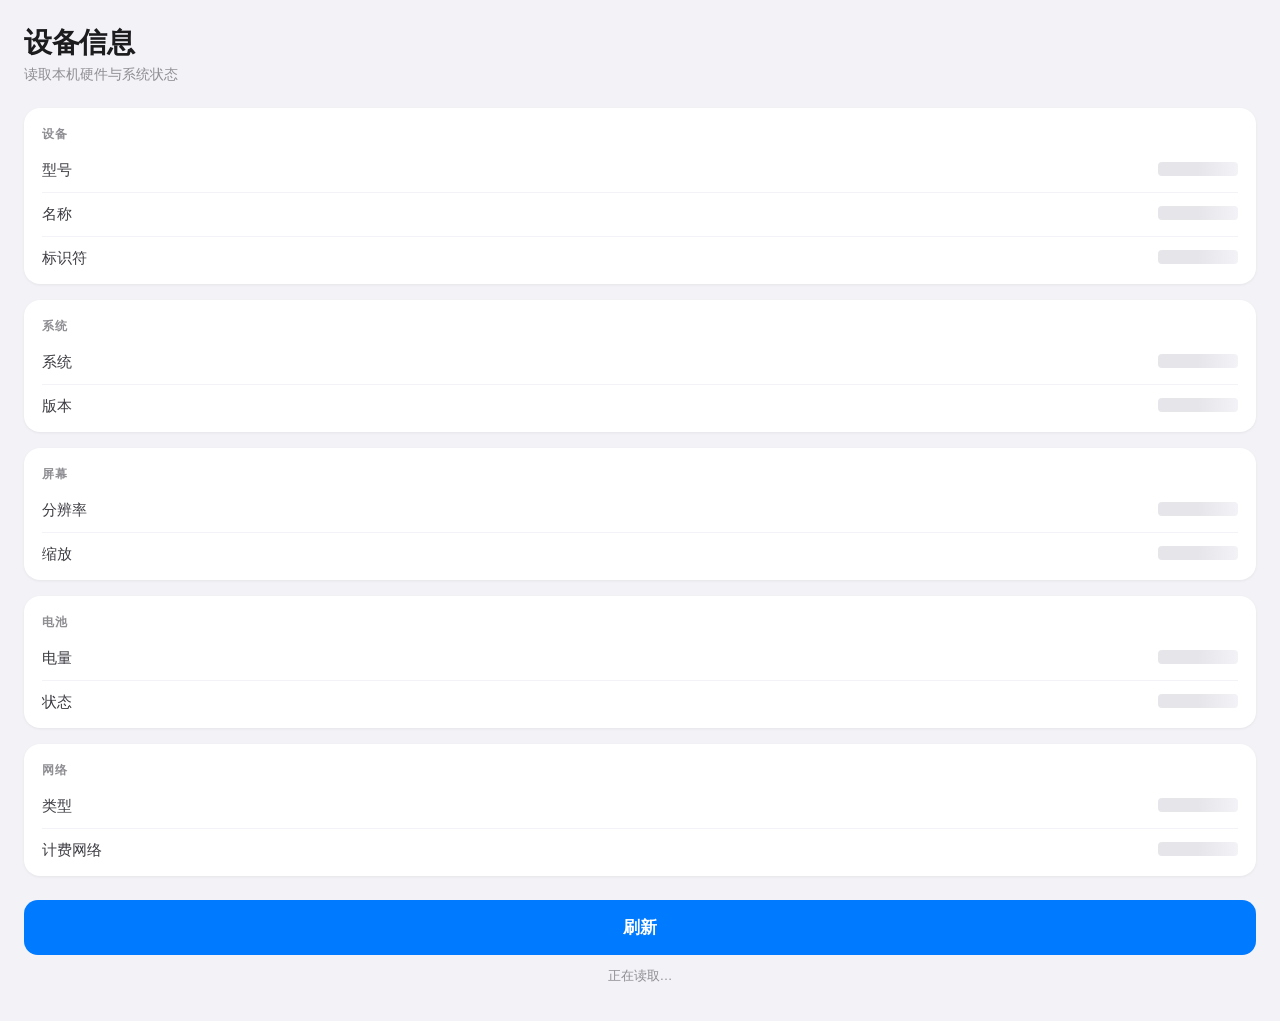
<file: DemoApps/device-info/index.html>
<!DOCTYPE html>
<html lang="zh-CN">
<head>
<meta charset="utf-8">
<meta name="viewport" content="width=device-width,initial-scale=1,viewport-fit=cover">
<title>设备信息</title>
<style>
*{box-sizing:border-box;-webkit-tap-highlight-color:transparent}
body{
  margin:0;padding:24px;
  font-family:-apple-system,"SF Pro Text",sans-serif;
  background:#f2f2f7;color:#1c1c1e;
  min-height:100vh;
}
@media (prefers-color-scheme:dark){
  body{background:#000;color:#f2f2f7}
  .card{background:#1c1c1e!important}
  .row{border-color:#2c2c2e!important}
  .label{color:#8e8e93!important}
}
h1{
  font-size:28px;font-weight:700;margin:0 0 4px;
  letter-spacing:-0.5px;
}
.sub{font-size:14px;color:#8e8e93;margin:0 0 24px}
.card{
  background:#fff;border-radius:16px;padding:4px 18px;margin-bottom:16px;
  box-shadow:0 1px 3px rgba(0,0,0,.06);
}
.card-title{
  font-size:12px;font-weight:600;color:#8e8e93;
  text-transform:uppercase;letter-spacing:.5px;
  padding:14px 0 6px;
}
.row{
  display:flex;justify-content:space-between;align-items:center;
  padding:12px 0;border-bottom:1px solid #f2f2f7;
}
.row:last-child{border-bottom:none}
.label{font-size:15px;color:#3c3c43}
.value{font-size:15px;font-weight:500;text-align:right;max-width:55%;word-break:break-all}
button{
  width:100%;padding:16px;font-size:17px;font-weight:600;
  border:none;border-radius:14px;background:#007aff;color:#fff;
  margin-top:8px;cursor:pointer;
}
button:active{opacity:.7}
#status{
  text-align:center;font-size:13px;color:#8e8e93;
  padding:12px 0;min-height:20px;
}
.badge{
  display:inline-block;padding:2px 8px;border-radius:6px;
  font-size:12px;font-weight:600;
}
.badge-ok{background:#34c75922;color:#248a3d}
.badge-warn{background:#ff950022;color:#c93400}
.skeleton{
  display:inline-block;width:80px;height:14px;border-radius:4px;
  background:linear-gradient(90deg,#e5e5ea 25%,#f2f2f7 50%,#e5e5ea 75%);
  background-size:200% 100%;animation:shimmer 1.2s infinite;
}
@keyframes shimmer{0%{background-position:200% 0}100%{background-position:-200% 0}}
</style>
</head>
<body>

<h1>设备信息</h1>
<p class="sub">读取本机硬件与系统状态</p>

<div class="card">
  <div class="card-title">设备</div>
  <div class="row"><span class="label">型号</span><span class="value" id="model"><span class="skeleton"></span></span></div>
  <div class="row"><span class="label">名称</span><span class="value" id="name"><span class="skeleton"></span></span></div>
  <div class="row"><span class="label">标识符</span><span class="value" id="vendor"><span class="skeleton"></span></span></div>
</div>

<div class="card">
  <div class="card-title">系统</div>
  <div class="row"><span class="label">系统</span><span class="value" id="os"><span class="skeleton"></span></span></div>
  <div class="row"><span class="label">版本</span><span class="value" id="version"><span class="skeleton"></span></span></div>
</div>

<div class="card">
  <div class="card-title">屏幕</div>
  <div class="row"><span class="label">分辨率</span><span class="value" id="screen"><span class="skeleton"></span></span></div>
  <div class="row"><span class="label">缩放</span><span class="value" id="scale"><span class="skeleton"></span></span></div>
</div>

<div class="card">
  <div class="card-title">电池</div>
  <div class="row"><span class="label">电量</span><span class="value" id="battery"><span class="skeleton"></span></span></div>
  <div class="row"><span class="label">状态</span><span class="value" id="batteryState"><span class="skeleton"></span></span></div>
</div>

<div class="card">
  <div class="card-title">网络</div>
  <div class="row"><span class="label">类型</span><span class="value" id="network"><span class="skeleton"></span></span></div>
  <div class="row"><span class="label">计费网络</span><span class="value" id="expensive"><span class="skeleton"></span></span></div>
</div>

<button onclick="loadAll()">刷新</button>
<div id="status"></div>

<script>
var $ = function(id){ return document.getElementById(id); };

function set(id, text) {
  $(id).textContent = text;
}

function fmtBatteryState(s) {
  var map = { charging:'充电中', full:'已充满', unplugged:'使用电池', unknown:'未知' };
  return map[s] || s;
}

function fmtNetwork(s) {
  var map = { wifi:'Wi-Fi', cellular:'蜂窝网络', ethernet:'有线', offline:'离线', other:'其他', unknown:'未知' };
  return map[s] || s;
}

function loadAll() {
  $('status').textContent = '正在读取…';

  wx.getSystemInfo({}).then(function(d) {
    set('model', d.model || '—');
    set('name', d.name || '—');
    var vid = d.vendorId || d.identifierForVendor || '';
    set('vendor', vid ? vid.slice(0, 18) + '…' : '—');
    set('os', d.systemName || '—');
    set('version', d.systemVersion || '—');
    var w = d.screenWidth, h = d.screenHeight;
    set('screen', (w && h) ? (w + ' × ' + h) : '—');
    set('scale', d.scale ? ('@' + d.scale + 'x') : '—');
  }).catch(function(e) {
    $('status').textContent = '设备信息读取失败：' + (e && e.code ? e.code : e);
  });

  wx.getBattery({}).then(function(d) {
    var lvl = Math.round((d.level || 0) * 100);
    set('battery', lvl + '%');
    set('batteryState', fmtBatteryState(d.state));
  }).catch(function() {
    set('battery', '—');
    set('batteryState', '—');
  });

  wx.getNetwork({}).then(function(d) {
    set('network', fmtNetwork(d.status));
    set('expensive', d.expensive ? '是' : '否');
  }).catch(function() {
    set('network', '—');
    set('expensive', '—');
  });

  setTimeout(function() {
    $('status').textContent = '读取完成';
  }, 800);
}

loadAll();
</script>
</body>
</html>
</file>
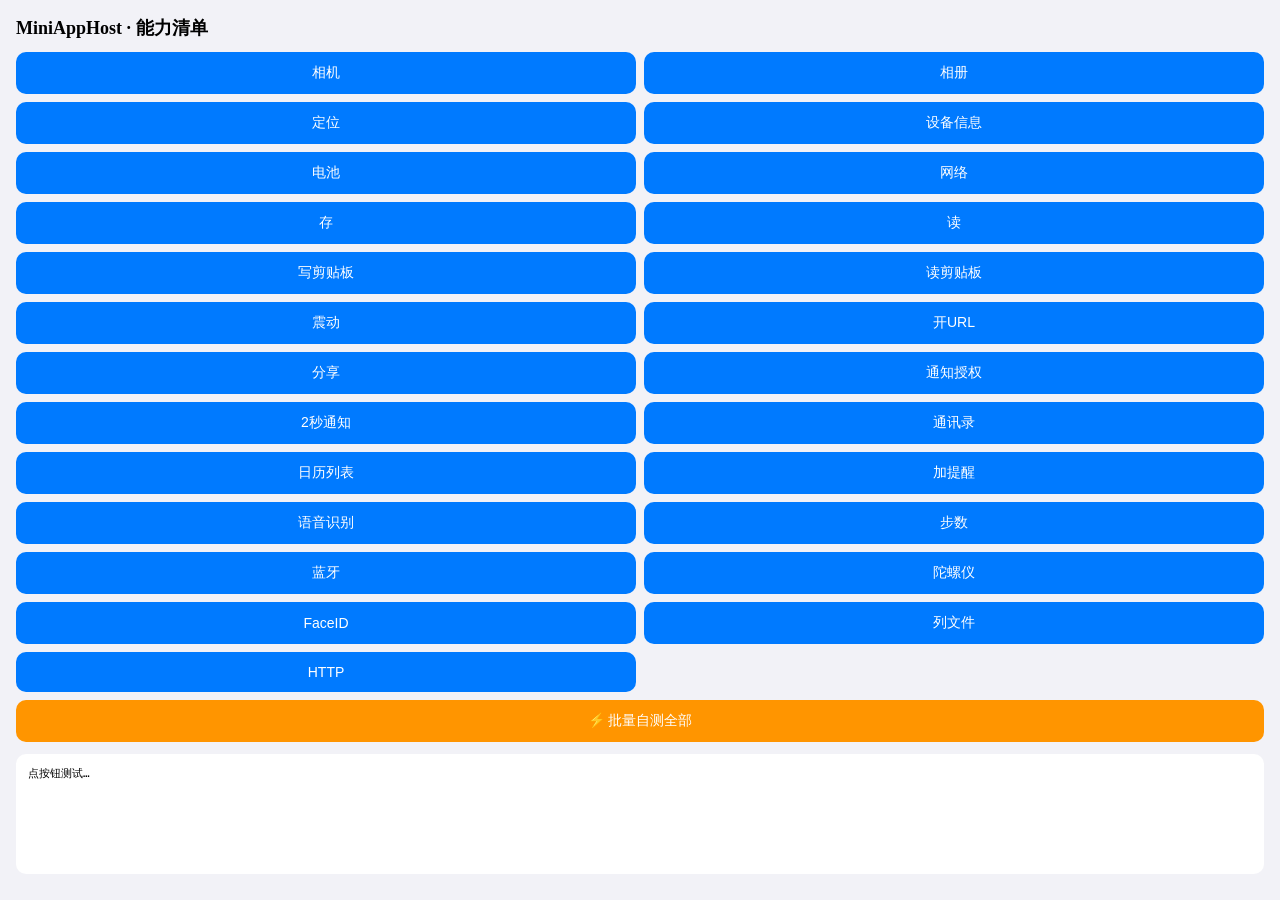
<file: HostApp/App/index.html>
<!DOCTYPE html>
<html lang="zh-CN">
<head>
<meta charset="utf-8">
<meta name="viewport" content="width=device-width,initial-scale=1">
<title>Demo</title>
<style>
*{box-sizing:border-box}
body{font-family:-apple-system;margin:0;padding:16px;background:#f2f2f7}
h1{font-size:18px;margin:0 0 12px}
.grid{display:grid;grid-template-columns:1fr 1fr;gap:8px}
button{padding:12px;font-size:14px;border:none;border-radius:10px;background:#007aff;color:#fff;font-weight:500}
button:active{opacity:.7}
#batch{width:100%;margin-top:8px;background:#ff9500}
#log{background:#fff;border-radius:10px;padding:12px;font-family:ui-monospace,monospace;font-size:11px;white-space:pre-wrap;word-break:break-all;margin-top:12px;min-height:120px;max-height:50vh;overflow:auto}
</style>
</head>
<body>
<h1>MiniAppHost · 能力清单</h1>
<div class="grid">
<button onclick="t('camera','chooseImage',{count:1})">相机</button>
<button onclick="t('photo','chooseMedia',{count:1})">相册</button>
<button onclick="t('location','getCurrent',{})">定位</button>
<button onclick="t('deviceInfo','get',{})">设备信息</button>
<button onclick="t('battery','get',{})">电池</button>
<button onclick="t('network','get',{})">网络</button>
<button onclick="t('storage','set',{key:'k',data:'v'})">存</button>
<button onclick="t('storage','get',{key:'k'})">读</button>
<button onclick="t('clipboard','set',{data:'hello'})">写剪贴板</button>
<button onclick="t('clipboard','get',{})">读剪贴板</button>
<button onclick="t('vibrate','short',{})">震动</button>
<button onclick="t('openURL','open',{url:'https://apple.com'})">开URL</button>
<button onclick="t('share','text',{text:'分享内容'})">分享</button>
<button onclick="t('notification','requestPermission',{})">通知授权</button>
<button onclick="t('notification','schedule',{title:'Hi',body:'测试',after:2})">2秒通知</button>
<button onclick="t('contacts','getAll',{})">通讯录</button>
<button onclick="t('calendar','list',{})">日历列表</button>
<button onclick="t('reminder','add',{title:'测试'})">加提醒</button>
<button onclick="t('speech','recognizeOnce',{})">语音识别</button>
<button onclick="t('health','stepCount',{})">步数</button>
<button onclick="t('bluetooth','scan',{})">蓝牙</button>
<button onclick="t('motion','deviceMotion',{})">陀螺仪</button>
<button onclick="t('biometric','authenticate',{reason:'验证'})">FaceID</button>
<button onclick="t('files','list',{})">列文件</button>
<button onclick="t('http','request',{url:'https://httpbin.org/get'})">HTTP</button>
</div>
<button id="batch" onclick="runAll()">⚡ 批量自测全部</button>
<div id="log">点按钮测试…</div>

<script>
var log = document.getElementById('log');
var SEQ = 0;
var PENDING = {};

function invoke(module, method, params) {
  return new Promise(function(resolve, reject) {
    var w = window.webkit && window.webkit.messageHandlers && window.webkit.messageHandlers.bridge;
    if (!w) { reject({code:'bridge_unavailable'}); return; }
    SEQ += 1;
    var id = 'cb_' + SEQ;
    PENDING[id] = { resolve: resolve, reject: reject };
    w.postMessage({ module: module, method: method, params: params || {}, callbackId: id });
  });
}

window.__wxBridgeCallback = function(p) {
  if (!p || !p.callbackId) return;
  var e = PENDING[p.callbackId];
  if (!e) return;
  delete PENDING[p.callbackId];
  if (p.ok) { e.resolve(p.data); } else { e.reject(p.error || {code:'unknown'}); }
};

function t(module, method, params) {
  log.textContent = '→ ' + module + '.' + method;
  invoke(module, method, params).then(function(data) {
    log.textContent = JSON.stringify(data, null, 2);
  }).catch(function(err) {
    log.textContent = JSON.stringify(err, null, 2);
  });
}

var TESTS = [
  ['设备信息','deviceInfo','get',{}],
  ['电池','battery','get',{}],
  ['网络','network','get',{}],
  ['剪贴板写','clipboard','set',{data:'batch'}],
  ['剪贴板读','clipboard','get',{}],
  ['存储写','storage','set',{key:'bk',data:'bv'}],
  ['存储读','storage','get',{key:'bk'}],
  ['文件列','files','list',{}],
  ['文件写','files','write',{name:'t.txt',data:'hi'}],
  ['文件读','files','read',{name:'t.txt'}],
  ['震动','vibrate','short',{}],
  ['HTTP','http','request',{url:'https://httpbin.org/get'}],
  ['陀螺仪','motion','deviceMotion',{}],
  ['蓝牙','bluetooth','scan',{}],
  ['FaceID','biometric','authenticate',{reason:'test'}],
  ['步数','health','stepCount',{}]
];

var R = [];
var I = 0;

function runAll() {
  R = []; I = 0;
  log.textContent = '批量自测中…';
  step();
}

function step() {
  if (I >= TESTS.length) { report(); return; }
  var x = TESTS[I];
  var name = x[0], m = x[1], method = x[2], p = x[3];
  var settled = false;
  var timer = setTimeout(function() {
    if (settled) return;
    settled = true;
    R.push({ name: name, ok: false, info: 'TIMEOUT' });
    I += 1; step();
  }, 4000);

  invoke(m, method, p).then(function(data) {
    if (settled) return;
    settled = true;
    clearTimeout(timer);
    var s = JSON.stringify(data);
    if (s.length > 50) s = s.slice(0, 50) + '...';
    R.push({ name: name, ok: true, info: s });
    I += 1; step();
  }).catch(function(err) {
    if (settled) return;
    settled = true;
    clearTimeout(timer);
    R.push({ name: name, ok: false, info: err && err.code ? err.code : 'ERR' });
    I += 1; step();
  });
}

function report() {
  var okCount = R.filter(function(r) { return r.ok; }).length;
  var out = ['批量结果 ' + okCount + '/' + R.length + ' 成功', ''];
  R.forEach(function(r) {
    out.push((r.ok ? '✓ ' : '✗ ') + r.name + '  ' + r.info);
  });
  log.textContent = out.join('\n');
}
</script>
</body>
</html>
</file>
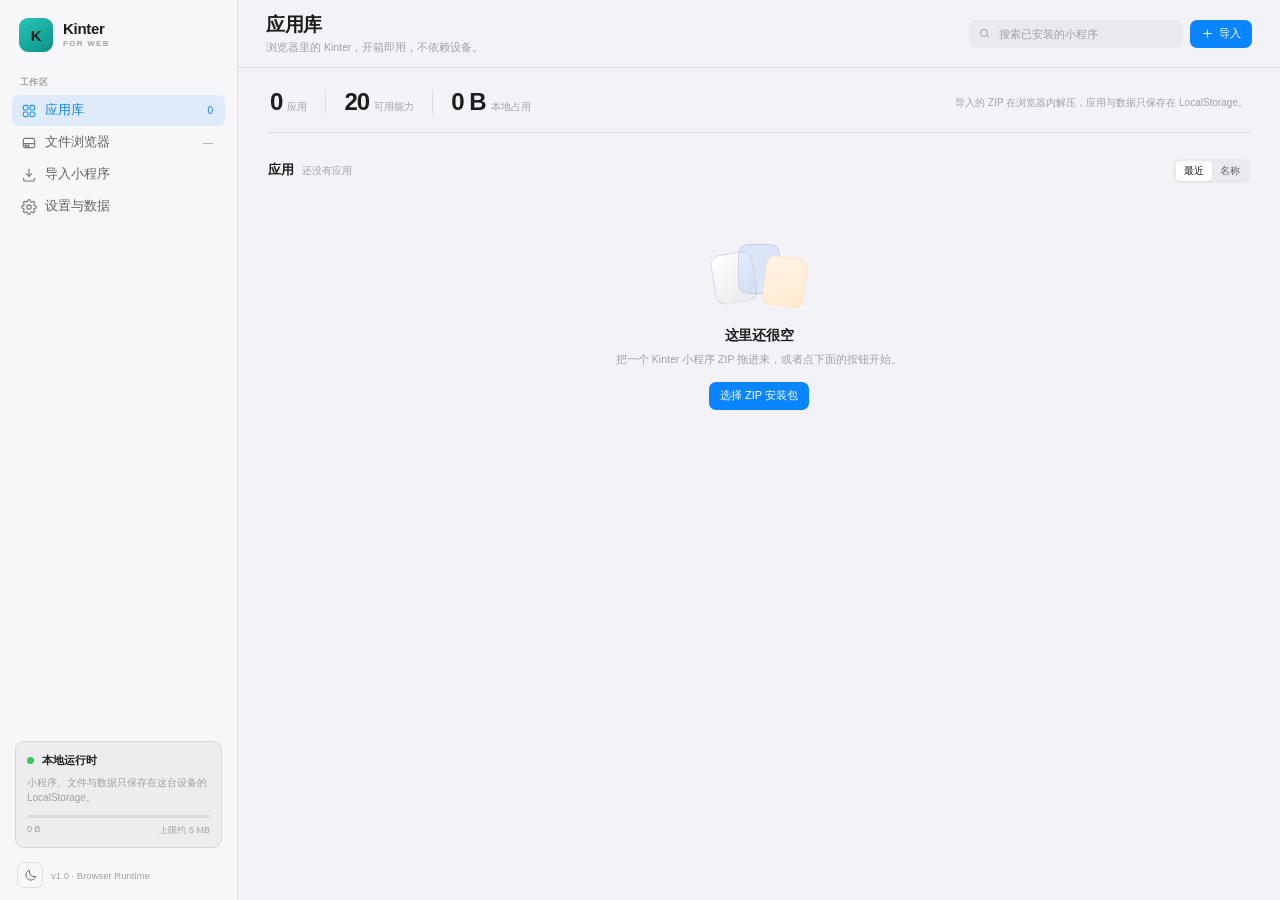
<file: HostApp/Resources/web/kinter-for-web/index.html>
<!doctype html>
<html lang="zh-CN">
<head>
<meta charset="utf-8">
<meta name="viewport" content="width=device-width,initial-scale=1,viewport-fit=cover">
<meta name="theme-color" content="#0f151d">
<title>Kinter for Web</title>
<link rel="icon" href="icon.png">
<link rel="stylesheet" href="app.css?v=20261114b">
</head>
<body>
<div class="shell">
  <aside class="sidebar">
    <div class="brand">
      <div class="brand-mark"><span>K</span><i></i></div>
      <div class="brand-text"><strong>Kinter</strong><span>FOR WEB</span></div>
    </div>

    <div class="side-label">工作区</div>
    <nav class="side-nav">
      <button class="nav-item active" data-nav="apps" title="⌘1 应用库">
        <svg viewBox="0 0 24 24" fill="none" stroke="currentColor" stroke-width="1.7"><rect x="3.5" y="3.5" width="7" height="7" rx="2"/><rect x="13.5" y="3.5" width="7" height="7" rx="2"/><rect x="3.5" y="13.5" width="7" height="7" rx="2"/><rect x="13.5" y="13.5" width="7" height="7" rx="2"/></svg>
        <span>应用库</span><em id="navCount">0</em>
      </button>
      <button class="nav-item" data-nav="disk" title="⌘2 文件浏览器">
        <svg viewBox="0 0 24 24" fill="none" stroke="currentColor" stroke-width="1.7" stroke-linecap="round"><rect x="3.5" y="5" width="17" height="14" rx="2.5"/><path d="M3.5 13h17"/><circle cx="7" cy="16" r="1"/><circle cx="11" cy="16" r="1"/></svg>
        <span>文件浏览器</span><em id="diskCount">—</em>
      </button>
      <button class="nav-item" data-nav="import" title="⌘3 导入小程序">
        <svg viewBox="0 0 24 24" fill="none" stroke="currentColor" stroke-width="1.7" stroke-linecap="round"><path d="M12 3v11"/><path d="m8 10 4 4 4-4"/><path d="M4 17v2a2 2 0 0 0 2 2h12a2 2 0 0 0 2-2v-2"/></svg>
        <span>导入小程序</span>
      </button>
      <button class="nav-item" data-nav="settings" title="⌘4 设置与数据">
        <svg viewBox="0 0 24 24" fill="none" stroke="currentColor" stroke-width="1.7" stroke-linecap="round"><circle cx="12" cy="12" r="3.2"/><path d="M19.4 15a1.7 1.7 0 0 0 .34 1.88l.06.06a2 2 0 1 1-2.83 2.83l-.06-.06a1.7 1.7 0 0 0-1.88-.34 1.7 1.7 0 0 0-1 1.56V21a2 2 0 1 1-4 0v-.09A1.7 1.7 0 0 0 9 19.4a1.7 1.7 0 0 0-1.88.34l-.06.06a2 2 0 1 1-2.83-2.83l.06-.06A1.7 1.7 0 0 0 4.6 15a1.7 1.7 0 0 0-1.56-1H3a2 2 0 1 1 0-4h.09A1.7 1.7 0 0 0 4.6 9a1.7 1.7 0 0 0-.34-1.88l-.06-.06a2 2 0 1 1 2.83-2.83l.06.06A1.7 1.7 0 0 0 9 4.6a1.7 1.7 0 0 0 1-1.56V3a2 2 0 1 1 4 0v.09A1.7 1.7 0 0 0 15 4.6a1.7 1.7 0 0 0 1.88-.34l.06-.06a2 2 0 1 1 2.83 2.83l-.06.06A1.7 1.7 0 0 0 19.4 9a1.7 1.7 0 0 0 1.56 1H21a2 2 0 1 1 0 4h-.09a1.7 1.7 0 0 0-1.51 1z"/></svg>
        <span>设置与数据</span>
      </button>
    </nav>

    <div class="side-card">
      <div class="runtime-row"><span class="pulse"></span><b>本地运行时</b></div>
      <p>小程序、文件与数据只保存在这台设备的 LocalStorage。</p>
      <div class="storage-track"><i id="storageBar"></i></div>
      <div class="storage-meta"><span id="storageText">0 KB</span><span>上限约 5 MB</span></div>
    </div>

    <div class="side-foot">
      <button class="ghost-round" id="themeToggle" title="切换外观">
        <svg viewBox="0 0 24 24" fill="none" stroke="currentColor" stroke-width="1.7"><path d="M20 14.5A8.5 8.5 0 0 1 9.5 4a8.5 8.5 0 1 0 10.5 10.5Z"/></svg>
      </button>
      <span>v1.0 · Browser Runtime</span>
    </div>
  </aside>

  <main class="main">
    <header class="topbar">
      <div class="title-block">
        <h1 id="pageTitle">应用库</h1>
        <p id="pageSub">浏览器里的 Kinter，开箱即用，不依赖设备。</p>
      </div>
      <div class="top-actions">
        <label class="search" title="⌘K 搜索">
          <svg viewBox="0 0 24 24" fill="none" stroke="currentColor" stroke-width="1.8"><circle cx="11" cy="11" r="6.5"/><path d="m16 16 4 4"/></svg>
          <input id="searchInput" placeholder="搜索已安装的小程序" autocomplete="off">
        </label>
        <button class="btn primary" id="importTop" title="⌘I 导入 ZIP">
          <svg viewBox="0 0 24 24" fill="none" stroke="currentColor" stroke-width="2" stroke-linecap="round"><path d="M12 5v14"/><path d="M5 12h14"/></svg>
          导入
        </button>
      </div>
    </header>

    <section class="view" id="viewApps">
      <div class="library-stats">
        <div><strong id="statApps">0</strong><span>应用</span></div>
        <div><strong id="statCaps">0</strong><span>可用能力</span></div>
        <div><strong id="statSize">0 KB</strong><span>本地占用</span></div>
        <p>导入的 ZIP 在浏览器内解压，应用与数据只保存在 LocalStorage。</p>
      </div>

      <div class="section-head">
        <div><h3>应用</h3><span id="appCountText">还没有应用</span></div>
        <div class="segmented" id="sortTabs">
          <button class="active" data-sort="recent">最近</button>
          <button data-sort="name">名称</button>
        </div>
      </div>
      <div class="app-grid" id="appGrid"></div>
      <div class="empty" id="emptyState">
        <div class="empty-art"><span></span><span></span><span></span></div>
        <h4>这里还很空</h4>
        <p>把一个 Kinter 小程序 ZIP 拖进来，或者点下面的按钮开始。</p>
        <button class="btn primary" id="emptyImport">选择 ZIP 安装包</button>
      </div>
    </section>

    <section class="view" id="viewDisk" hidden>
      <div class="disk-hero">
        <div class="disk-id">
          <div class="disk-drive">
            <svg viewBox="0 0 24 24" fill="none" stroke="currentColor" stroke-width="1.6" stroke-linecap="round"><rect x="3.5" y="4.5" width="17" height="15" rx="3"/><path d="M3.5 13h17"/><circle cx="7" cy="16.3" r="1"/><circle cx="11" cy="16.3" r="1"/></svg>
          </div>
          <div><h2>LocalStorage</h2><p>本地磁盘 · 浏览器持久化存储</p></div>
        </div>
        <div class="disk-metrics">
          <div><strong id="diskUsed">0 B</strong><span>已用</span></div>
          <div><strong id="diskFree">0 B</strong><span>可用</span></div>
          <div><strong id="diskFiles">0</strong><span>文件</span></div>
        </div>
        <div class="disk-meter"><i id="diskBar"></i></div>
      </div>

      <div class="disk-browser">
        <aside class="disk-rail">
          <div class="disk-rail-head">位置</div>
          <div class="disk-tree" id="diskTree"></div>
          <div class="disk-rail-foot">约 5 MB 持久化空间</div>
        </aside>
        <section class="disk-pane">
          <div class="disk-pathbar">
            <div class="disk-breadcrumb" id="diskBreadcrumb"></div>
            <div class="disk-search">
              <svg viewBox="0 0 24 24" fill="none" stroke="currentColor" stroke-width="1.8"><circle cx="11" cy="11" r="6.5"/><path d="m16 16 4 4"/></svg>
              <input id="diskSearch" placeholder="搜索整块磁盘" autocomplete="off">
            </div>
            <button class="disk-refresh" id="diskRefresh" title="刷新">
              <svg viewBox="0 0 24 24" fill="none" stroke="currentColor" stroke-width="1.8" stroke-linecap="round"><path d="M20 11a8 8 0 1 0-2 6"/><path d="M20 4v7h-7"/></svg>
            </button>
          </div>
          <div class="disk-head"><span>名称</span><span>类型</span><span>大小</span><span></span></div>
          <div class="disk-list" id="diskList"></div>
          <div class="disk-empty" id="diskEmpty" hidden>
            <div class="disk-empty-icon">◌</div>
            <b>这个文件夹是空的</b>
            <span>应用运行后写入的数据会出现在这里。</span>
          </div>
          <div class="disk-status"><span id="diskStatus">正在读取磁盘…</span><span>LocalStorage · 持久化</span></div>
        </section>
      </div>
    </section>

    <section class="view" id="viewImport" hidden>
      <div class="panel import-panel">
        <div class="panel-head">
          <div><h3>导入小程序</h3><p>支持 manifest.json + 页面/资源，ZIP 会解压后存进 LocalStorage。</p></div>
          <span class="pill">本地解析，不上传</span>
        </div>
        <div class="dropzone" id="dropzone">
          <div class="drop-art">
            <svg viewBox="0 0 24 24" fill="none" stroke="currentColor" stroke-width="1.6" stroke-linecap="round"><path d="M12 16V4"/><path d="m7 9 5-5 5 5"/><path d="M4 15v3a2 2 0 0 0 2 2h12a2 2 0 0 0 2-2v-3"/></svg>
          </div>
          <h4>把 ZIP 拖到这里</h4>
          <p>或者 <button class="text-link" id="pickZip">从电脑选择文件</button></p>
          <input type="file" id="zipInput" accept=".zip,application/zip" hidden>
          <div class="drop-tags"><span>.zip</span><span>manifest.json</span><span>index.html / .ktml</span></div>
        </div>
        <div class="import-preview" id="importPreview" hidden></div>
        <div class="import-log" id="importLog" hidden></div>
      </div>
    </section>

    <section class="view" id="viewSettings" hidden>
      <div class="settings-grid">
        <div class="panel">
          <div class="panel-head"><div><h3>本地存储</h3><p>所有小程序与数据都在 LocalStorage。</p></div></div>
          <div class="storage-big"><strong id="settingsStorage">0 KB</strong><span>已使用 / 约 5 MB</span></div>
          <div class="storage-track big"><i id="settingsStorageBar"></i></div>
          <div class="data-list" id="dataList"></div>
          <div class="panel-actions">
            <button class="btn danger ghost-danger" id="clearAll">清空全部数据</button>
            <button class="btn" id="exportLibrary">导出备份</button>
            <label class="btn" for="importBackup">导入备份</label>
            <input type="file" id="importBackup" accept="application/json,.json" hidden>
          </div>
        </div>

        <div class="panel">
          <div class="panel-head"><div><h3>浏览器权限</h3><p>能给的权限都交给浏览器原生实现。</p></div><button class="btn small" id="refreshPerms">刷新</button></div>
          <div class="perm-list" id="permList"></div>
        </div>

        <div class="panel">
          <div class="panel-head"><div><h3>关于运行时</h3><p>Kinter for Web · 纯浏览器宿主</p></div></div>
          <div class="about-rows">
            <div><span>运行方式</span><b>iframe + wx SDK</b></div>
            <div><span>数据位置</span><b>LocalStorage</b></div>
            <div><span>应用包</span><b>ZIP（本地解压）</b></div>
            <div><span>能力实现</span><b>浏览器原生 API</b></div>
            <div><span>不依赖</span><b>iOS 设备 / 服务器</b></div>
          </div>
          <p class="about-note">导入的小程序代码只在本机运行。来源不明的包仍可能读取你在同一站点下的数据，导入前请确认来源。</p>
        </div>
      </div>
    </section>
  </main>
</div>

<!-- 运行器 -->
<div class="runner" id="runner" hidden>
  <div class="runner-window">
    <div class="runner-bar">
      <div class="runner-lights" aria-hidden="true"><i></i><i></i><i></i></div>
      <button class="runner-back" id="runnerBack">
        <svg viewBox="0 0 24 24" fill="none" stroke="currentColor" stroke-width="2" stroke-linecap="round"><path d="m14 6-6 6 6 6"/></svg>
        返回
      </button>
      <div class="runner-title"><div class="mini-icon" id="runnerIcon">K</div><div><b id="runnerName">小程序</b><span id="runnerMeta">Web Runtime</span></div></div>
      <div class="runner-tools">
        <button class="runner-tool" id="runnerConsoleToggle" title="运行日志 · ⌘L">
          <svg viewBox="0 0 24 24" fill="none" stroke="currentColor" stroke-width="1.8" stroke-linecap="round"><path d="m5 7 5 5-5 5"/><path d="M12 17h7"/></svg>
          <span class="tool-badge" id="consoleBadge" hidden>0</span>
        </button>
        <button class="runner-tool" id="runnerReload" title="重新加载">
          <svg viewBox="0 0 24 24" fill="none" stroke="currentColor" stroke-width="1.8" stroke-linecap="round"><path d="M20 11a8 8 0 1 0-2 6"/><path d="M20 4v7h-7"/></svg>
        </button>
        <button class="runner-tool" id="runnerClose" title="关闭 · Esc">
          <svg viewBox="0 0 24 24" fill="none" stroke="currentColor" stroke-width="2" stroke-linecap="round"><path d="M6 6l12 12"/><path d="M18 6 6 18"/></svg>
        </button>
      </div>
    </div>
    <div class="runner-body"><iframe id="appFrame" title="Kinter 小程序" sandbox="allow-scripts allow-forms allow-modals allow-popups allow-downloads" allow="camera; microphone; geolocation; clipboard-read; clipboard-write; fullscreen"></iframe></div>
    <div class="runner-console" id="runnerConsole" hidden>
      <div class="runner-console-bar">
        <span class="console-dot"></span><b>运行日志</b><span id="consoleCount">0</span>
        <div><button id="clearConsole">清空</button><button id="closeConsole">收起</button></div>
      </div>
      <pre id="consoleOutput">等待小程序输出…</pre>
    </div>
  </div>
</div>

<div class="modal-root" id="modalRoot"></div>
<div class="toast-root" id="toastRoot"></div>

<script src="ktml.js?v=20261114b"></script>
<script src="zip.js?v=20261114b"></script>
<script src="app.js?v=20261114b"></script>
</body>
</html>
</file>
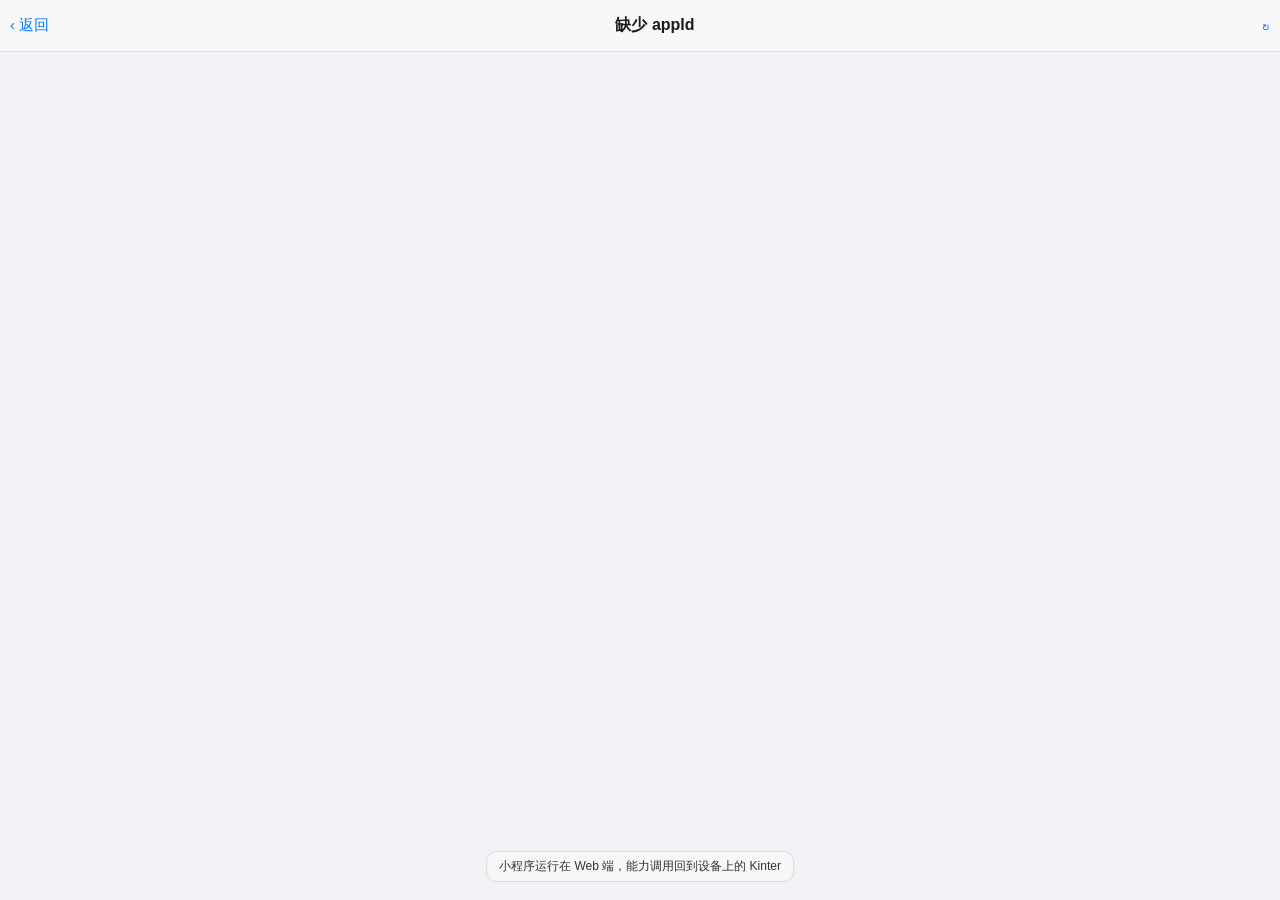
<file: HostApp/Resources/web/runner.html>
<!doctype html>
<html lang="zh-CN">
<head>
<meta charset="utf-8">
<meta name="viewport" content="width=device-width,initial-scale=1,viewport-fit=cover">
<meta name="theme-color" content="#f2f2f7">
<title>运行中 · Kinter</title>
<style>
  :root { --nav-blur: rgba(249,249,249,.84); --sep: rgba(60,60,67,.16); --blue: #007aff; --label: #1c1c1e; --bg: #f2f2f7; }
  @media (prefers-color-scheme: dark) {
    :root { --nav-blur: rgba(28,28,30,.84); --sep: rgba(84,84,88,.5); --blue: #0a84ff; --label: #f2f2f7; --bg: #000; }
  }
  * { box-sizing: border-box; }
  html, body { height: 100%; margin: 0; background: var(--bg); }
  body { font: 15px/1.4 -apple-system, "PingFang SC", sans-serif; color: var(--label); overflow: hidden; }
  .wrap { height: 100%; display: flex; flex-direction: column; }
  .rnav {
    flex: 0 0 auto; display: grid; grid-template-columns: 86px 1fr 56px; align-items: center;
    padding: 8px 6px; padding-top: calc(8px + env(safe-area-inset-top, 0px));
    background: var(--nav-blur);
    -webkit-backdrop-filter: saturate(180%) blur(20px); backdrop-filter: saturate(180%) blur(20px);
    border-bottom: .5px solid var(--sep); position: relative; z-index: 2;
  }
  .rnav button { border: 0; background: transparent; color: var(--blue); font-size: 15px; padding: 8px 4px; cursor: pointer; white-space: nowrap; }
  .rnav .title { text-align: center; font-weight: 600; font-size: 16px; overflow: hidden; text-overflow: ellipsis; white-space: nowrap; }
  .rnav .right { text-align: right; }
  iframe { flex: 1 1 auto; width: 100%; border: 0; background: transparent; }
  .hint { position: fixed; left: 50%; bottom: 18px; transform: translateX(-50%); font-size: 12px; color: var(--label);
    background: var(--nav-blur); border: .5px solid var(--sep); padding: 6px 12px; border-radius: 10px;
    opacity: .9; pointer-events: none; transition: opacity .3s; }
</style>
</head>
<body>
<div class="wrap">
  <div class="rnav">
    <div><button id="back">‹ 返回</button></div>
    <div class="title" id="title">运行中</div>
    <div class="right"><button id="reload">↻</button></div>
  </div>
  <iframe id="frame" allow="camera; microphone; geolocation; clipboard-write"></iframe>
</div>
<div class="hint" id="hint">小程序运行在 Web 端，能力调用回到设备上的 Kinter</div>

<script>
(function () {
  var params = new URLSearchParams(location.search);
  var appId = params.get('appId');
  var name = params.get('name') || appId;
  var startPage = params.get('page') || 'index';

  if (!appId) {
    document.getElementById('title').textContent = '缺少 appId';
    document.getElementById('frame').src = 'about:blank';
    return;
  }

  document.getElementById('title').textContent = name;
  document.title = name + ' · Kinter';

  var frame = document.getElementById('frame');
  // 页面栈只放在父窗口：iframe 每次导航都会换文档，栈放里面会丢
  var stack = [startPage];

  function pageURL(path) {
    if (/^(http|https|about|data):/.test(path)) return path;
    var p = path.replace(/^\/+/, '');
    return '/apps/' + encodeURIComponent(appId) + '/' + p;
  }

  function load(path) {
    frame.src = pageURL(path);
  }

  window.KinterRunner = {
    getStack: function () { return stack.slice(); },
    navigate: function (mode, path) {
      if (!path) return;
      if (mode === 'replace') {
        stack[stack.length - 1] = path;
      } else if (mode === 'relaunch') {
        stack = [path];
      } else {
        stack.push(path);
      }
      load(path);
    },
    back: function (delta) {
      delta = Math.max(1, delta || 1);
      if (stack.length <= 1) {
        location.href = '/';
        return;
      }
      stack.splice(Math.max(1, stack.length - delta), delta);
      load(stack[stack.length - 1] || startPage);
    },
    openApp: function (targetId, targetName) {
      location.href = '/run?appId=' + encodeURIComponent(targetId) +
                      '&name=' + encodeURIComponent(targetName || targetId) +
                      '&page=index';
    }
  };

  document.getElementById('back').addEventListener('click', function () {
    if (stack.length > 1) window.KinterRunner.back(1);
    else location.href = '/';
  });

  document.getElementById('reload').addEventListener('click', function () {
    frame.src = frame.src;
  });

  frame.addEventListener('load', function () {
    var hint = document.getElementById('hint');
    hint.style.opacity = '1';
    setTimeout(function () { hint.style.opacity = '0'; }, 3500);
  });

  load(startPage);

  // 页面里的 bridge 用 postMessage 兜底（同源直调失败时）
  window.addEventListener('message', function (e) {
    var data = e.data;
    if (!data || data.kinter !== true) return;
    if (data.action === 'navigate') window.KinterRunner.navigate(data.mode, data.url);
    if (data.action === 'back') window.KinterRunner.back(data.delta);
    if (data.action === 'openApp') window.KinterRunner.openApp(data.appId, data.name);
    if (data.action === 'title' && data.title) {
      document.getElementById('title').textContent = data.title;
      document.title = data.title + ' · Kinter';
    }
  });
})();
</script>
</body>
</html>
</file>
<file: HostApp/Resources/web/kinter-for-web/app.css>
:root {
  --sidebar: #0d141c;
  --sidebar-2: #111b25;
  --sidebar-text: #eef4f7;
  --sidebar-muted: #7f93a5;
  --bg: #f2f5f7;
  --bg-soft: #e9eef2;
  --card: #ffffff;
  --card-2: #f8fafb;
  --text: #111a22;
  --text-2: #5a6b79;
  --text-3: #8b9aa7;
  --line: rgba(17, 26, 34, .08);
  --line-strong: rgba(17, 26, 34, .14);
  --accent: #10b5a3;
  --accent-2: #0a8f86;
  --accent-soft: rgba(16, 181, 163, .12);
  --amber: #ffb454;
  --danger: #e5534b;
  --shadow: 0 12px 36px rgba(16, 32, 44, .08);
  --shadow-soft: 0 4px 16px rgba(16, 32, 44, .06);
  --radius: 18px;
  --radius-sm: 12px;
  color-scheme: light;
}

body.dark {
  --bg: #0b1117;
  --bg-soft: #0f171f;
  --card: #121c25;
  --card-2: #16222c;
  --text: #edf4f7;
  --text-2: #9db0be;
  --text-3: #6f8291;
  --line: rgba(235, 245, 250, .08);
  --line-strong: rgba(235, 245, 250, .14);
  --shadow: 0 14px 40px rgba(0, 0, 0, .34);
  --shadow-soft: 0 4px 18px rgba(0, 0, 0, .22);
  color-scheme: dark;
}

* { box-sizing: border-box; }
html, body { height: 100%; }
body {
  margin: 0;
  font-family: -apple-system, BlinkMacSystemFont, "SF Pro Text", "Segoe UI", "PingFang SC", "Microsoft YaHei", sans-serif;
  background: var(--bg);
  color: var(--text);
  -webkit-font-smoothing: antialiased;
  text-rendering: optimizeLegibility;
}
button, input, select { font: inherit; color: inherit; }
button { cursor: pointer; }
::selection { background: rgba(16, 181, 163, .28); }

.shell { display: grid; grid-template-columns: 266px minmax(0, 1fr); min-height: 100vh; }

/* ============ 侧栏 ============ */
.sidebar {
  position: sticky; top: 0; height: 100vh;
  display: flex; flex-direction: column;
  padding: 26px 20px 20px;
  background:
    radial-gradient(120% 75% at 0% 0%, rgba(16, 181, 163, .14), transparent 52%),
    radial-gradient(90% 60% at 100% 100%, rgba(255, 180, 84, .08), transparent 55%),
    linear-gradient(180deg, var(--sidebar-2), var(--sidebar));
  color: var(--sidebar-text);
  border-right: 1px solid rgba(255, 255, 255, .04);
  overflow: hidden;
}
.sidebar::after {
  content: ""; position: absolute; inset: 0; pointer-events: none;
  background-image: radial-gradient(rgba(255, 255, 255, .055) 1px, transparent 1px);
  background-size: 22px 22px;
  mask-image: linear-gradient(180deg, rgba(0,0,0,.55), transparent 60%);
}
.brand { display: flex; align-items: center; gap: 12px; position: relative; z-index: 1; }
.brand-mark {
  width: 44px; height: 44px; border-radius: 14px; position: relative;
  display: grid; place-items: center;
  background: linear-gradient(145deg, #18cbb6, #0a8f86 70%);
  box-shadow: 0 10px 24px rgba(10, 143, 134, .35), inset 0 1px 0 rgba(255,255,255,.35);
  font-weight: 800; font-size: 19px; letter-spacing: -.02em;
}
.brand-mark i { position: absolute; width: 9px; height: 9px; border-radius: 50%; right: -2px; top: -2px; background: var(--amber); box-shadow: 0 0 0 3px rgba(255, 180, 84, .18); }
.brand-text { display: flex; flex-direction: column; line-height: 1.1; }
.brand-text strong { font-size: 20px; letter-spacing: -.03em; }
.brand-text span { margin-top: 5px; font-size: 9px; letter-spacing: .22em; color: var(--sidebar-muted); font-weight: 700; }

.side-label { margin: 34px 10px 10px; font-size: 10px; letter-spacing: .18em; color: #647889; font-weight: 700; text-transform: uppercase; position: relative; z-index: 1; }
.side-nav { display: flex; flex-direction: column; gap: 5px; position: relative; z-index: 1; }
.nav-item {
  display: flex; align-items: center; gap: 11px; width: 100%;
  padding: 11px 12px; border: 0; border-radius: 12px;
  background: transparent; color: #a9bac7;
  font-size: 13.5px; font-weight: 500; text-align: left;
  transition: background .18s, color .18s, transform .18s;
}
.nav-item svg { width: 19px; height: 19px; opacity: .9; flex: 0 0 auto; }
.nav-item span { flex: 1; }
.nav-item em { font-style: normal; font-size: 11px; color: #7e92a3; background: rgba(255,255,255,.07); padding: 2px 7px; border-radius: 99px; }
.nav-item:hover { background: rgba(255, 255, 255, .055); color: #eef4f7; }
.nav-item.active { background: linear-gradient(90deg, rgba(16, 181, 163, .18), rgba(16, 181, 163, .06)); color: #fff; box-shadow: inset 2px 0 0 var(--accent); }
.nav-item.active em { color: #cdfff7; background: rgba(16, 181, 163, .2); }

.side-card {
  margin-top: auto; position: relative; z-index: 1;
  padding: 15px 15px 14px; border-radius: 15px;
  background: rgba(255, 255, 255, .045);
  border: 1px solid rgba(255, 255, 255, .07);
  box-shadow: inset 0 1px 0 rgba(255,255,255,.04);
}
.runtime-row { display: flex; align-items: center; gap: 8px; font-size: 12.5px; color: #e7f1f5; }
.pulse { width: 7px; height: 7px; border-radius: 50%; background: var(--accent); box-shadow: 0 0 0 0 rgba(16, 181, 163, .5); animation: pulse 2.1s infinite; }
@keyframes pulse { 0% { box-shadow: 0 0 0 0 rgba(16,181,163,.42); } 70% { box-shadow: 0 0 0 8px rgba(16,181,163,0); } 100% { box-shadow: 0 0 0 0 rgba(16,181,163,0); } }
.side-card p { margin: 9px 0 12px; font-size: 11.5px; line-height: 1.55; color: #8498a8; }
.storage-track { height: 4px; border-radius: 99px; background: rgba(255,255,255,.09); overflow: hidden; }
.storage-track i { display: block; height: 100%; width: 0%; border-radius: inherit; background: linear-gradient(90deg, var(--accent), #55d9cb); transition: width .35s ease; }
.storage-track.big { height: 7px; background: var(--bg-soft); }
.storage-track.big i { background: linear-gradient(90deg, var(--accent), #66e0d1); }
.storage-meta { display: flex; justify-content: space-between; margin-top: 8px; font-size: 10.5px; color: #6f8495; }
.side-foot { display: flex; align-items: center; gap: 10px; padding: 16px 4px 0; position: relative; z-index: 1; color: #617586; font-size: 10.5px; }
.ghost-round { width: 30px; height: 30px; display: grid; place-items: center; border-radius: 9px; border: 1px solid rgba(255,255,255,.08); background: rgba(255,255,255,.04); color: #93a7b6; }
.ghost-round:hover { color: #fff; background: rgba(255,255,255,.08); }
.ghost-round svg { width: 15px; height: 15px; }

/* ============ 主区 ============ */
.main { min-width: 0; padding: 0 42px 64px; background: radial-gradient(100% 60% at 90% 0%, rgba(16,181,163,.06), transparent 55%), var(--bg); }
.topbar { display: flex; align-items: flex-end; justify-content: space-between; gap: 24px; padding: 38px 0 26px; }
.title-block h1 { margin: 0; font-size: 30px; letter-spacing: -.035em; font-weight: 750; }
.title-block p { margin: 7px 0 0; font-size: 13px; color: var(--text-2); }
.top-actions { display: flex; align-items: center; gap: 10px; }
.search { display: flex; align-items: center; gap: 8px; width: 250px; height: 40px; padding: 0 13px; border-radius: 12px; background: var(--card); border: 1px solid var(--line); box-shadow: var(--shadow-soft); transition: border-color .18s, box-shadow .18s; }
.search:focus-within { border-color: rgba(16,181,163,.38); box-shadow: 0 0 0 4px rgba(16,181,163,.08); }
.search svg { width: 16px; height: 16px; color: var(--text-3); flex: 0 0 auto; }
.search input { border: 0; outline: 0; background: transparent; width: 100%; font-size: 12.5px; color: var(--text); }
.search input::placeholder { color: var(--text-3); }

.btn {
  display: inline-flex; align-items: center; justify-content: center; gap: 7px;
  height: 40px; padding: 0 15px; border-radius: 11px; border: 1px solid var(--line-strong);
  background: var(--card); color: var(--text); font-size: 12.5px; font-weight: 560;
  box-shadow: var(--shadow-soft); transition: transform .16s, box-shadow .16s, background .16s, color .16s;
  white-space: nowrap;
}
.btn:hover { transform: translateY(-1px); box-shadow: 0 7px 20px rgba(16,32,44,.1); }
.btn:active { transform: translateY(0); }
.btn svg { width: 15px; height: 15px; }
.btn.primary { background: linear-gradient(135deg, #17c2ae, #0a958b); border-color: transparent; color: #fff; box-shadow: 0 10px 24px rgba(10,149,139,.28); }
.btn.primary:hover { box-shadow: 0 14px 30px rgba(10,149,139,.34); }
.btn.light { background: rgba(255,255,255,.12); border-color: rgba(255,255,255,.2); color: #f3fbfa; box-shadow: none; }
.btn.light:hover { background: rgba(255,255,255,.17); }
.btn.link { background: transparent; border: 0; box-shadow: none; color: #c8d6df; padding: 0 4px; }
.btn.link:hover { color: #fff; transform: none; box-shadow: none; }
.btn.small { height: 32px; padding: 0 12px; font-size: 11.5px; border-radius: 9px; }
.btn.danger { color: var(--danger); }
.btn.ghost-danger { border-color: rgba(229,83,75,.25); background: rgba(229,83,75,.06); }
.btn.ghost-danger:hover { background: rgba(229,83,75,.1); }

.view { animation: fadeUp .35s ease both; }
@keyframes fadeUp { from { opacity: 0; transform: translateY(6px); } to { opacity: 1; transform: none; } }

/* ============ Hero ============ */
.hero {
  position: relative; overflow: hidden;
  display: flex; align-items: flex-end; justify-content: space-between; gap: 28px;
  min-height: 248px; padding: 34px 38px;
  border-radius: 24px;
  background:
    radial-gradient(120% 160% at 10% 0%, rgba(16,181,163,.18), transparent 52%),
    linear-gradient(120deg, #0d191f 0%, #0f2b2c 52%, #143b36 100%);
  box-shadow: 0 22px 50px rgba(8, 27, 32, .2);
  color: #f1f8f7;
}
.hero-orb { position: absolute; width: 360px; height: 360px; right: -90px; top: -150px; border-radius: 50%;
  background: radial-gradient(circle at 35% 35%, rgba(255, 180, 84, .75), rgba(255, 146, 48, .16) 42%, transparent 62%);
  filter: blur(3px); opacity: .85; pointer-events: none;
}
.hero-grid { position: absolute; inset: 0; pointer-events: none; opacity: .5;
  background-image: linear-gradient(rgba(255,255,255,.055) 1px, transparent 1px), linear-gradient(90deg, rgba(255,255,255,.055) 1px, transparent 1px);
  background-size: 38px 38px;
  mask-image: radial-gradient(100% 90% at 70% 0%, #000, transparent 75%);
}
.hero-copy { position: relative; z-index: 1; max-width: 560px; }
.hero-eyebrow { font-size: 10px; letter-spacing: .22em; font-weight: 750; color: #7be8d9; }
.hero-copy h2 { margin: 13px 0 0; font-size: clamp(26px, 2.7vw, 38px); line-height: 1.12; letter-spacing: -.04em; font-weight: 760; }
.hero-copy p { margin: 14px 0 0; max-width: 470px; font-size: 13.5px; line-height: 1.7; color: #a8c0c5; }
.hero-actions { display: flex; align-items: center; gap: 8px; margin-top: 24px; }
.hero-stats { position: relative; z-index: 1; display: flex; gap: 12px; padding-bottom: 3px; }
.stat { min-width: 94px; padding: 14px 16px; border-radius: 15px; background: rgba(255,255,255,.055); border: 1px solid rgba(255,255,255,.09); backdrop-filter: blur(8px); }
.stat strong { display: block; font-size: 22px; letter-spacing: -.03em; font-weight: 700; }
.stat span { display: block; margin-top: 4px; font-size: 10.5px; color: #8fabb2; }

/* ============ 列表 ============ */
.section-head { display: flex; align-items: center; justify-content: space-between; margin: 36px 2px 16px; }
.section-head h3 { margin: 0; font-size: 17px; letter-spacing: -.02em; display: inline; }
.section-head span { margin-left: 10px; font-size: 11.5px; color: var(--text-3); }
.segmented { display: flex; padding: 3px; border-radius: 10px; background: var(--bg-soft); }
.segmented button { border: 0; background: transparent; padding: 6px 12px; border-radius: 8px; font-size: 11.5px; color: var(--text-2); }
.segmented button.active { background: var(--card); color: var(--text); box-shadow: 0 2px 8px rgba(16,32,44,.07); }
.app-grid { display: grid; grid-template-columns: repeat(auto-fill, minmax(236px, 1fr)); gap: 16px; }
.app-card {
  position: relative; overflow: hidden;
  padding: 20px; border-radius: var(--radius); background: var(--card);
  border: 1px solid var(--line); box-shadow: var(--shadow-soft);
  transition: transform .2s, box-shadow .2s, border-color .2s;
}
.app-card::before { content: ""; position: absolute; inset: 0 0 auto; height: 3px; background: linear-gradient(90deg, var(--card-accent, #10b5a3), transparent 70%); opacity: .8; }
.app-card:hover { transform: translateY(-3px); box-shadow: var(--shadow); border-color: var(--line-strong); }
.app-head { display: flex; align-items: center; gap: 13px; }
.app-icon {
  width: 52px; height: 52px; flex: 0 0 auto; border-radius: 15px;
  display: grid; place-items: center; color: #fff; font-weight: 750; font-size: 20px; letter-spacing: -.04em;
  box-shadow: 0 9px 20px rgba(16,32,44,.16), inset 0 1px 0 rgba(255,255,255,.25);
  background-size: cover; background-position: center;
}
.app-name { min-width: 0; }
.app-name b { display: block; font-size: 15px; letter-spacing: -.02em; white-space: nowrap; overflow: hidden; text-overflow: ellipsis; }
.app-name span { display: block; margin-top: 4px; font-size: 10.5px; color: var(--text-3); font-family: ui-monospace, "SF Mono", monospace; }
.app-desc { margin: 15px 0 0; min-height: 34px; font-size: 11.5px; line-height: 1.55; color: var(--text-2); display: -webkit-box; -webkit-line-clamp: 2; -webkit-box-orient: vertical; overflow: hidden; }
.app-caps { display: flex; flex-wrap: wrap; gap: 5px; margin-top: 13px; min-height: 22px; }
.cap { padding: 3px 8px; border-radius: 99px; background: var(--accent-soft); color: var(--accent-2); font-size: 9.5px; font-weight: 600; }
.cap.more { background: var(--bg-soft); color: var(--text-3); }
.app-foot { display: flex; align-items: center; justify-content: space-between; margin-top: 16px; padding-top: 14px; border-top: 1px solid var(--line); }
.app-size { font-size: 10px; color: var(--text-3); }
.open-btn { display: inline-flex; align-items: center; gap: 5px; height: 32px; padding: 0 13px; border: 0; border-radius: 9px; background: var(--text); color: var(--card); font-size: 11.5px; font-weight: 600; transition: transform .16s, opacity .16s; }
.open-btn:hover { transform: translateY(-1px); opacity: .9; }
.open-btn svg { width: 12px; height: 12px; }
.card-menu { position: absolute; right: 12px; top: 12px; width: 28px; height: 28px; display: grid; place-items: center; border: 0; border-radius: 8px; background: transparent; color: var(--text-3); opacity: 0; transition: opacity .16s, background .16s; }
.app-card:hover .card-menu { opacity: 1; }
@media (hover: none) { .app-card .card-menu { opacity: .72; } }
.card-menu:hover { background: var(--bg-soft); color: var(--text); }
.card-menu svg { width: 16px; height: 16px; }

.empty { display: flex; flex-direction: column; align-items: center; text-align: center; padding: 52px 20px 40px; }
.empty-art { position: relative; width: 130px; height: 100px; margin-bottom: 18px; }
.empty-art span { position: absolute; border-radius: 14px; background: var(--card); border: 1px solid var(--line); box-shadow: var(--shadow-soft); }
.empty-art span:nth-child(1) { width: 56px; height: 66px; left: 4px; top: 16px; transform: rotate(-9deg); background: linear-gradient(150deg, var(--card), var(--bg-soft)); }
.empty-art span:nth-child(2) { width: 56px; height: 66px; left: 37px; top: 8px; background: linear-gradient(150deg, #e9fbf8, #d5f5ef); border-color: rgba(16,181,163,.16); }
.empty-art span:nth-child(3) { width: 56px; height: 66px; right: 3px; top: 20px; transform: rotate(8deg); background: linear-gradient(150deg, #fff5e7, #ffe9ce); border-color: rgba(255,180,84,.2); }
body.dark .empty-art span:nth-child(2) { background: linear-gradient(150deg, #12302f, #0f252a); }
body.dark .empty-art span:nth-child(3) { background: linear-gradient(150deg, #2b2419, #1e1c18); }
.empty h4 { margin: 0; font-size: 17px; letter-spacing: -.02em; }
.empty p { margin: 8px 0 18px; max-width: 340px; font-size: 12px; line-height: 1.6; color: var(--text-2); }

/* ============ 面板 ============ */
.panel { padding: 26px 26px 22px; border-radius: var(--radius); background: var(--card); border: 1px solid var(--line); box-shadow: var(--shadow-soft); }
.panel-head { display: flex; align-items: flex-start; justify-content: space-between; gap: 16px; margin-bottom: 18px; }
.panel-head h3 { margin: 0; font-size: 17px; letter-spacing: -.02em; }
.panel-head p { margin: 6px 0 0; font-size: 11.5px; color: var(--text-2); line-height: 1.5; }
.pill { font-size: 10px; color: var(--accent-2); background: var(--accent-soft); padding: 5px 9px; border-radius: 99px; white-space: nowrap; }

.import-panel { max-width: 760px; }
.dropzone {
  display: flex; flex-direction: column; align-items: center; justify-content: center; text-align: center;
  min-height: 300px; padding: 34px 24px; border-radius: 18px;
  border: 1.5px dashed rgba(16,181,163,.34);
  background: linear-gradient(180deg, rgba(16,181,163,.05), transparent 65%), var(--card-2);
  transition: background .18s, border-color .18s, transform .18s;
}
.dropzone.drag { background: rgba(16,181,163,.09); border-color: var(--accent); transform: scale(1.005); }
.drop-art { width: 62px; height: 62px; display: grid; place-items: center; border-radius: 18px; background: linear-gradient(145deg, #19c7b4, #0a9087); color: #fff; box-shadow: 0 12px 26px rgba(10,149,139,.28); }
.drop-art svg { width: 28px; height: 28px; }
.dropzone h4 { margin: 16px 0 0; font-size: 17px; letter-spacing: -.02em; }
.dropzone p { margin: 6px 0 0; font-size: 12px; color: var(--text-2); }
.text-link { border: 0; background: transparent; color: var(--accent-2); font-weight: 600; padding: 0; text-decoration: underline; text-underline-offset: 3px; }
.drop-tags { display: flex; gap: 6px; margin-top: 17px; flex-wrap: wrap; justify-content: center; }
.drop-tags span { font-size: 9.5px; color: var(--text-3); background: var(--bg-soft); padding: 4px 8px; border-radius: 6px; font-family: ui-monospace, monospace; }

.import-preview { margin-top: 18px; padding: 18px; border-radius: 16px; border: 1px solid var(--line); background: var(--card-2); }
.preview-head { display: flex; align-items: center; gap: 13px; }
.preview-head .app-icon { width: 48px; height: 48px; }
.preview-head b { display: block; font-size: 15px; }
.preview-head span { display: block; margin-top: 3px; font-size: 10.5px; color: var(--text-3); font-family: ui-monospace, monospace; }
.preview-meta { display: grid; grid-template-columns: repeat(3, 1fr); gap: 10px; margin-top: 16px; }
.preview-meta div { padding: 10px 12px; border-radius: 10px; background: var(--card); border: 1px solid var(--line); }
.preview-meta strong { display: block; font-size: 13px; }
.preview-meta span { display: block; margin-top: 3px; font-size: 9.5px; color: var(--text-3); }
.preview-caps { display: flex; flex-wrap: wrap; gap: 6px; margin-top: 13px; }
.preview-actions { display: flex; justify-content: flex-end; gap: 8px; margin-top: 16px; }
.import-log { margin-top: 14px; padding: 14px 16px; border-radius: 12px; background: rgba(229,83,75,.06); border: 1px solid rgba(229,83,75,.18); color: var(--danger); font-size: 11.5px; line-height: 1.6; }

/* ============ 设置 ============ */
.settings-grid { display: grid; grid-template-columns: 1.25fr 1fr; gap: 18px; align-items: start; }
.settings-grid .panel:nth-child(3) { grid-column: 1 / -1; }
.storage-big { display: flex; align-items: baseline; gap: 9px; margin: 2px 0 12px; }
.storage-big strong { font-size: 30px; letter-spacing: -.04em; font-weight: 730; }
.storage-big span { font-size: 11px; color: var(--text-3); }
.data-list { margin-top: 18px; display: flex; flex-direction: column; gap: 2px; }
.data-row { display: flex; align-items: center; gap: 10px; padding: 10px 0; border-top: 1px solid var(--line); }
.data-row:first-child { border-top: 0; }
.data-dot { width: 28px; height: 28px; border-radius: 8px; display: grid; place-items: center; font-size: 11px; font-weight: 700; color: #fff; flex: 0 0 auto; }
.data-name { flex: 1; min-width: 0; }
.data-name b { display: block; font-size: 12px; white-space: nowrap; overflow: hidden; text-overflow: ellipsis; }
.data-name span { display: block; margin-top: 2px; font-size: 9.5px; color: var(--text-3); }
.data-size { font-size: 10.5px; color: var(--text-3); font-variant-numeric: tabular-nums; }
.data-del { width: 26px; height: 26px; display: grid; place-items: center; border: 0; border-radius: 7px; background: transparent; color: var(--text-3); }
.data-del:hover { color: var(--danger); background: rgba(229,83,75,.08); }
.data-del svg { width: 14px; height: 14px; }
.panel-actions { display: flex; flex-wrap: wrap; gap: 8px; margin-top: 20px; padding-top: 18px; border-top: 1px solid var(--line); }

.perm-list { display: flex; flex-direction: column; gap: 1px; }
.perm-row { display: flex; align-items: center; gap: 11px; padding: 11px 0; border-top: 1px solid var(--line); }
.perm-row:first-child { border-top: 0; }
.perm-icon { width: 32px; height: 32px; border-radius: 9px; display: grid; place-items: center; background: var(--bg-soft); color: var(--text-2); flex: 0 0 auto; }
.perm-icon svg { width: 16px; height: 16px; }
.perm-name { flex: 1; }
.perm-name b { display: block; font-size: 12px; font-weight: 560; }
.perm-name span { display: block; margin-top: 2px; font-size: 9.5px; color: var(--text-3); }
.perm-state { font-size: 10px; padding: 4px 8px; border-radius: 99px; font-weight: 600; }
.perm-state.ok { color: #0c8a63; background: rgba(16,181,163,.12); }
.perm-state.warn { color: #a16a18; background: rgba(255,180,84,.14); }
.perm-state.off { color: var(--text-3); background: var(--bg-soft); }
.about-rows { display: flex; flex-direction: column; gap: 1px; }
.about-rows div { display: flex; align-items: center; justify-content: space-between; padding: 11px 0; border-top: 1px solid var(--line); font-size: 12px; }
.about-rows div:first-child { border-top: 0; }
.about-rows span { color: var(--text-2); }
.about-rows b { font-weight: 560; font-family: ui-monospace, "SF Mono", monospace; font-size: 11px; }
.about-note { margin: 15px 0 0; font-size: 10.5px; line-height: 1.65; color: var(--text-3); }

/* ============ 运行器 ============ */
.runner { position: fixed; inset: 0; z-index: 60; background: rgba(5, 12, 17, .58); backdrop-filter: blur(16px); display: flex; align-items: center; justify-content: center; padding: 24px; animation: fadeUp .25s ease both; }
.runner[hidden] { display: none; }
.runner-window { width: min(1120px, 100%); height: min(88vh, 100%); display: flex; flex-direction: column; overflow: hidden; border-radius: 22px; background: var(--card); box-shadow: 0 40px 100px rgba(0,0,0,.4); border: 1px solid rgba(255,255,255,.08); }
.runner-bar { display: flex; align-items: center; gap: 14px; height: 58px; padding: 0 16px; background: var(--card); border-bottom: 1px solid var(--line); flex: 0 0 auto; }
.runner-back { display: inline-flex; align-items: center; gap: 3px; border: 0; background: transparent; color: var(--text-2); font-size: 12px; padding: 7px 9px; border-radius: 8px; }
.runner-back:hover { background: var(--bg-soft); color: var(--text); }
.runner-back svg { width: 16px; height: 16px; }
.runner-title { flex: 1; display: flex; align-items: center; justify-content: center; gap: 9px; min-width: 0; }
.mini-icon { width: 28px; height: 28px; border-radius: 8px; display: grid; place-items: center; font-size: 11px; font-weight: 750; color: #fff; background: var(--accent); }
.runner-title div { min-width: 0; text-align: center; }
.runner-title b { display: block; font-size: 12.5px; max-width: 280px; white-space: nowrap; overflow: hidden; text-overflow: ellipsis; }
.runner-title span { display: block; margin-top: 1px; font-size: 9px; color: var(--text-3); letter-spacing: .04em; }
.runner-tools { display: flex; gap: 4px; }
.runner-tool { width: 32px; height: 32px; display: grid; place-items: center; border: 0; border-radius: 8px; background: transparent; color: var(--text-2); }
.runner-tool:hover { background: var(--bg-soft); color: var(--text); }
.runner-tool svg { width: 17px; height: 17px; }
.runner-body { flex: 1; min-height: 0; background: #fff; }
.runner-body iframe { width: 100%; height: 100%; border: 0; display: block; background: #fff; }

/* ============ 弹层 ============ */
.modal-root { position: fixed; inset: 0; z-index: 80; pointer-events: none; }
.modal-mask { position: absolute; inset: 0; background: rgba(6, 12, 17, .5); backdrop-filter: blur(8px); display: flex; align-items: center; justify-content: center; padding: 20px; pointer-events: auto; animation: fadeIn .2s ease both; }
@keyframes fadeIn { from { opacity: 0; } to { opacity: 1; } }
.modal-card { width: min(420px, 100%); border-radius: 18px; background: var(--card); box-shadow: 0 30px 70px rgba(0,0,0,.3); border: 1px solid var(--line); padding: 24px; animation: popIn .24s cubic-bezier(.2,.9,.3,1.1) both; }
@keyframes popIn { from { opacity: 0; transform: scale(.96) translateY(6px); } to { opacity: 1; transform: none; } }
.modal-card h2 { margin: 0 0 8px; font-size: 17px; letter-spacing: -.02em; text-align: center; }
.modal-card p { margin: 0; font-size: 12.5px; line-height: 1.65; color: var(--text-2); text-align: center; white-space: pre-wrap; }
.modal-actions { display: flex; gap: 8px; margin-top: 20px; }
.modal-actions button { flex: 1; height: 40px; border-radius: 10px; border: 1px solid var(--line-strong); background: var(--card); font-size: 12.5px; font-weight: 560; }
.modal-actions .primary { background: var(--accent); border-color: transparent; color: #fff; }
.action-list { display: flex; flex-direction: column; gap: 2px; margin-top: 14px; }
.action-list button { height: 42px; border: 0; background: var(--card-2); border-radius: 9px; font-size: 12.5px; }
.action-list button:hover { background: var(--bg-soft); }
.toast-root { position: fixed; left: 0; right: 0; bottom: 28px; z-index: 90; display: flex; flex-direction: column; align-items: center; gap: 8px; pointer-events: none; }
.toast { background: rgba(11, 22, 30, .94); color: #f2f8f7; font-size: 12px; padding: 10px 16px; border-radius: 99px; box-shadow: 0 12px 30px rgba(0,0,0,.22); animation: toastIn .22s ease both; max-width: 80vw; text-align: center; }
.toast.out { animation: toastOut .22s ease both; }
@keyframes toastIn { from { opacity: 0; transform: translateY(8px); } to { opacity: 1; transform: none; } }
@keyframes toastOut { to { opacity: 0; transform: translateY(6px); } }

/* ============ 响应式 ============ */
@media (max-width: 1120px) {
  .main { padding: 0 26px 52px; }
  .hero { flex-direction: column; align-items: flex-start; }
  .hero-stats { width: 100%; }
  .stat { flex: 1; }
}
@media (max-width: 900px) {
  .shell { grid-template-columns: 76px minmax(0, 1fr); }
  .sidebar { padding: 20px 10px; align-items: center; }
  .brand-text, .side-label, .side-card, .side-foot span, .nav-item span, .nav-item em { display: none; }
  .nav-item { justify-content: center; padding: 12px; }
  .nav-item.active { box-shadow: inset 0 -2px 0 var(--accent); }
  .side-foot { margin-top: auto; padding-top: 14px; }
  .main { padding: 0 18px 44px; }
  .topbar { align-items: flex-start; flex-direction: column; gap: 14px; padding-top: 24px; }
  .top-actions { width: 100%; }
  .search { flex: 1; width: auto; }
  .hero { padding: 26px 24px; min-height: 220px; border-radius: 20px; }
  .hero-orb { opacity: .5; }
  .hero-stats { flex-wrap: wrap; }
  .settings-grid { grid-template-columns: 1fr; }
  .settings-grid .panel:nth-child(3) { grid-column: auto; }
  .runner { padding: 0; }
  .runner-window { width: 100%; height: 100%; border-radius: 0; }
}
@media (max-width: 560px) {
  .title-block h1 { font-size: 24px; }
  .top-actions .btn.primary { padding: 0 12px; }
  .app-grid { grid-template-columns: 1fr; }
  .hero-copy h2 { font-size: 26px; }
  .stat { min-width: 0; padding: 11px 12px; }
  .stat strong { font-size: 18px; }
  .preview-meta { grid-template-columns: 1fr; }
  .runner-title { justify-content: flex-start; }
  .runner-title div { text-align: left; }
}

/* ============ 扩展：危险按钮 / 空行 / Web 相机 ============ */
.modal-actions .danger-btn { background: var(--danger); border-color: transparent; color: #fff; }
.empty-line { padding: 18px 0; font-size: 12px; color: var(--text-3); text-align: center; }

.cam-overlay {
  position: fixed; inset: 0; z-index: 95; display: flex; align-items: center; justify-content: center;
  background: rgba(5, 10, 14, .78); backdrop-filter: blur(14px); padding: 20px;
  animation: fadeIn .2s ease both;
}
.cam-card {
  position: relative; width: min(680px, 100%); max-height: 90vh; overflow: hidden;
  border-radius: 22px; background: #081016; border: 1px solid rgba(255,255,255,.1);
  box-shadow: 0 40px 100px rgba(0,0,0,.5); display: flex; flex-direction: column;
}
.cam-card video { width: 100%; max-height: 62vh; object-fit: cover; background: #05090c; display: block; }
.cam-top {
  position: absolute; left: 0; right: 0; top: 0; display: flex; align-items: center; justify-content: space-between;
  padding: 14px 16px; background: linear-gradient(180deg, rgba(4,9,12,.72), transparent); color: #fff;
  font-size: 11px; letter-spacing: .08em; text-transform: uppercase;
}
.cam-x {
  width: 32px; height: 32px; border: 1px solid rgba(255,255,255,.2); border-radius: 50%;
  background: rgba(255,255,255,.08); color: #fff; font-size: 18px; line-height: 1; display: grid; place-items: center;
}
.cam-bottom {
  position: absolute; left: 0; right: 0; bottom: 0; display: flex; align-items: center; justify-content: center; gap: 34px;
  padding: 22px 20px 18px; background: linear-gradient(0deg, rgba(4,9,12,.78), transparent);
}
.cam-shutter {
  width: 64px; height: 64px; border-radius: 50%; border: 4px solid rgba(255,255,255,.9);
  background: #fff; box-shadow: 0 0 0 6px rgba(255,255,255,.13); cursor: pointer;
}
.cam-shutter:active { transform: scale(.94); }
.cam-flip {
  width: 42px; height: 42px; border-radius: 50%; border: 1px solid rgba(255,255,255,.24);
  background: rgba(255,255,255,.1); color: #fff; font-size: 20px; display: grid; place-items: center;
}
.cam-spacer { width: 42px; height: 42px; }
.cam-hint {
  position: absolute; left: 0; right: 0; bottom: 96px; margin: 0; text-align: center;
  font-size: 10.5px; color: rgba(255,255,255,.64); pointer-events: none;
}

/* ============ 应用数据管理 ============ */
.data-manage { width: 26px; height: 26px; display: grid; place-items: center; border: 0; border-radius: 7px; background: transparent; color: var(--text-3); }
.data-manage:hover { color: var(--accent-2); background: var(--accent-soft); }
.data-manage svg { width: 15px; height: 15px; }

.dm-card { width: min(780px, 100%); max-height: 88vh; padding: 0; display: flex; flex-direction: column; overflow: hidden; }
.dm-head { display: flex; align-items: center; gap: 12px; padding: 18px 22px; border-bottom: 1px solid var(--line); flex: 0 0 auto; }
.dm-title { flex: 1; min-width: 0; display: flex; align-items: center; gap: 12px; }
.dm-title .app-icon { width: 44px; height: 44px; border-radius: 12px; font-size: 16px; }
.dm-title h2 { margin: 0; font-size: 17px; letter-spacing: -.02em; text-align: left; }
.dm-title span { display: block; margin-top: 3px; font-size: 10px; color: var(--text-3); font-family: ui-monospace, "SF Mono", monospace; }
.dm-close { width: 32px; height: 32px; flex: 0 0 auto; border: 1px solid var(--line); border-radius: 50%; background: var(--bg-soft); color: var(--text-2); font-size: 18px; line-height: 1; display: grid; place-items: center; }
.dm-close:hover { color: var(--text); }
.dm-body { padding: 18px 22px 22px; overflow: auto; }
.dm-stat-grid { display: grid; grid-template-columns: repeat(3, 1fr); gap: 8px; }
.dm-stat-grid div { padding: 12px 13px; border-radius: 11px; background: var(--card-2); border: 1px solid var(--line); }
.dm-stat-grid strong { display: block; font-size: 17px; letter-spacing: -.02em; }
.dm-stat-grid span { display: block; margin-top: 3px; font-size: 9.5px; color: var(--text-3); }
.dm-section { margin-top: 18px; padding-top: 16px; border-top: 1px solid var(--line); }
.dm-section-head { display: flex; align-items: flex-start; justify-content: space-between; gap: 10px; margin-bottom: 9px; }
.dm-section-head h3 { margin: 0; font-size: 13px; letter-spacing: -.01em; }
.dm-section-head p { margin: 4px 0 0; font-size: 9.5px; color: var(--text-3); font-family: ui-monospace, "SF Mono", monospace; word-break: break-all; }
.dm-tools { display: flex; gap: 5px; flex: 0 0 auto; }
.dm-mini { height: 26px; padding: 0 8px; border-radius: 7px; border: 1px solid var(--line); background: var(--card); color: var(--text-2); font-size: 9.5px; }
.dm-mini:hover { color: var(--text); background: var(--bg-soft); }
.dm-mini.danger { color: var(--danger); border-color: rgba(229,83,75,.16); }
.dm-mini.danger:hover { background: rgba(229,83,75,.07); }
.dm-row { display: flex; align-items: center; gap: 10px; padding: 10px 0; border-top: 1px solid var(--line); }
.dm-row:first-of-type { border-top: 0; }
.dm-main { flex: 1; min-width: 0; }
.dm-main b { display: block; font-size: 11.5px; font-family: ui-monospace, "SF Mono", monospace; word-break: break-all; }
.dm-val { display: block; margin-top: 4px; font-size: 10px; line-height: 1.5; color: var(--text-2); word-break: break-word; white-space: pre-wrap; max-height: 44px; overflow: hidden; }
.dm-row-tools { display: flex; gap: 4px; flex: 0 0 auto; }
.dm-empty { padding: 16px; border-radius: 9px; background: var(--bg-soft); font-size: 10.5px; line-height: 1.6; color: var(--text-3); }
.dm-details { margin-top: 18px; border-top: 1px solid var(--line); padding-top: 14px; }
.dm-details summary { font-size: 11px; color: var(--text-2); cursor: pointer; }
.dm-pkg-list { margin-top: 8px; padding: 9px 11px; border-radius: 9px; background: var(--card-2); border: 1px solid var(--line); }
.dm-pkg-row { display: flex; align-items: center; justify-content: space-between; gap: 12px; padding: 4px 0; font-size: 9.5px; font-family: ui-monospace, "SF Mono", monospace; color: var(--text-2); }
.dm-pkg-row span { overflow: hidden; text-overflow: ellipsis; white-space: nowrap; }
.dm-pkg-row b { font-weight: 500; color: var(--text-3); flex: 0 0 auto; }
.dm-footer { display: flex; justify-content: flex-end; gap: 8px; margin-top: 20px; padding-top: 16px; border-top: 1px solid var(--line); flex-wrap: wrap; }
.dm-btn { height: 34px; padding: 0 13px; border-radius: 9px; border: 1px solid var(--line-strong); background: var(--card); color: var(--text); font-size: 11px; font-weight: 560; }
.dm-btn:hover { background: var(--bg-soft); }
.dm-btn.primary { background: var(--accent); border-color: transparent; color: #fff; }
.dm-btn.danger { color: var(--danger); border-color: rgba(229,83,75,.2); }
.dm-btn.danger:hover { background: rgba(229,83,75,.07); }
.dm-editor { width: min(540px, 100%); max-height: 84vh; display: flex; flex-direction: column; }
.dm-editor h2 { text-align: left; }
.dm-label { display: block; margin-top: 16px; font-size: 11px; font-weight: 560; color: var(--text-2); }
.dm-label small { font-weight: 400; color: var(--text-3); margin-left: 6px; }
.dm-input { display: block; width: 100%; height: 38px; margin-top: 7px; padding: 0 11px; border-radius: 9px; border: 1px solid var(--line-strong); background: var(--card-2); color: var(--text); font: 11px ui-monospace, "SF Mono", monospace; }
.dm-input:read-only { color: var(--text-3); }
.dm-textarea { display: block; width: 100%; min-height: 150px; margin-top: 7px; padding: 11px; border-radius: 9px; border: 1px solid var(--line-strong); background: var(--card-2); color: var(--text); font: 11px/1.65 ui-monospace, "SF Mono", monospace; resize: vertical; }
.dm-textarea.tall { min-height: 260px; }
.dm-file-path { margin-top: 14px; padding: 9px 11px; border-radius: 8px; background: var(--bg-soft); font: 10px ui-monospace, monospace; color: var(--text-3); word-break: break-all; }
.dm-editor-actions { display: flex; justify-content: flex-end; gap: 8px; margin-top: 18px; }

@media (max-width: 560px) {
  .dm-stat-grid { grid-template-columns: 1fr; }
  .dm-head, .dm-body { padding-left: 16px; padding-right: 16px; }
  .dm-footer .dm-btn { flex: 1; }
}

/* ============================================================
   Native refresh · SwiftUI / macOS 风格
   覆盖层放在最后，避免改动原有行为代码
   ============================================================ */
:root {
  --sidebar: #f7f7f9;
  --sidebar-2: #f7f7f9;
  --sidebar-text: #1d1d1f;
  --sidebar-muted: #8e8e93;
  --bg: #f2f2f7;
  --bg-soft: #e9e9ee;
  --card: #ffffff;
  --card-2: #f7f7fa;
  --text: #1d1d1f;
  --text-2: #636366;
  --text-3: #a1a1a6;
  --line: rgba(60, 60, 67, .12);
  --line-strong: rgba(60, 60, 67, .2);
  --accent: #0a84ff;
  --accent-2: #006fd6;
  --accent-soft: rgba(10, 132, 255, .1);
  --amber: #ff9f0a;
  --danger: #ff3b30;
  --shadow: 0 8px 24px rgba(0, 0, 0, .08);
  --shadow-soft: 0 1px 3px rgba(0, 0, 0, .04);
  --radius: 12px;
  --radius-sm: 8px;
  --tint: rgba(0, 0, 0, .04);
  --tint-hover: rgba(0, 0, 0, .07);
  --bar-bg: rgba(242, 242, 247, .76);
  color-scheme: light;
}

body.dark {
  --sidebar: #1c1c1e;
  --sidebar-2: #1c1c1e;
  --sidebar-text: #f2f2f7;
  --sidebar-muted: #8e8e93;
  --bg: #000000;
  --bg-soft: #1c1c1e;
  --card: #1c1c1e;
  --card-2: #2c2c2e;
  --text: #f2f2f7;
  --text-2: #aeaeb2;
  --text-3: #8e8e93;
  --line: rgba(255, 255, 255, .12);
  --line-strong: rgba(255, 255, 255, .2);
  --accent: #0a84ff;
  --accent-2: #409cff;
  --accent-soft: rgba(10, 132, 255, .16);
  --danger: #ff453a;
  --tint: rgba(255, 255, 255, .06);
  --tint-hover: rgba(255, 255, 255, .1);
  --bar-bg: rgba(0, 0, 0, .62);
  --shadow: 0 10px 30px rgba(0, 0, 0, .4);
  --shadow-soft: 0 1px 2px rgba(0, 0, 0, .2);
  color-scheme: dark;
}

body { background: var(--bg); }
::selection { background: rgba(10, 132, 255, .24); }
[hidden] { display: none !important; }
.view, .runner, .modal-mask, .modal-card, .toast { animation: none !important; }
.shell { grid-template-columns: 238px minmax(0, 1fr); }

/* 侧栏：macOS Source List */
.sidebar {
  padding: 16px 12px 12px;
  background: var(--sidebar);
  color: var(--text);
  border-right: 1px solid var(--line);
  -webkit-backdrop-filter: saturate(180%) blur(20px);
  backdrop-filter: saturate(180%) blur(20px);
}
.sidebar::after { display: none; }
.brand { padding: 2px 7px 16px; gap: 10px; }
.brand-mark { width: 34px; height: 34px; border-radius: 9px; font-size: 15px; background: linear-gradient(145deg, #28c8b8, #0a8f86); box-shadow: none; }
.brand-mark i { display: none; }
.brand-text strong { font-size: 15px; font-weight: 650; letter-spacing: -.02em; color: var(--text); }
.brand-text span { margin-top: 3px; font-size: 8px; letter-spacing: .16em; color: var(--text-3); }
.side-label { margin: 8px 8px 6px; font-size: 9px; letter-spacing: .04em; color: var(--text-3); text-transform: none; font-weight: 600; }
.side-nav { gap: 1px; }
.nav-item { padding: 7px 9px; border-radius: 7px; color: var(--text-2); font-size: 12.5px; font-weight: 500; gap: 8px; }
.nav-item svg { width: 16px; height: 16px; opacity: .85; }
.nav-item em { font-size: 10px; color: var(--text-3); background: transparent; padding: 0 3px; }
.nav-item:hover { background: var(--tint); color: var(--text); }
.nav-item.active { background: var(--accent-soft); color: var(--accent); box-shadow: none; }
.nav-item.active svg { color: var(--accent); }
.nav-item.active em { color: var(--accent); background: transparent; }

.side-card {
  margin: auto 3px 4px;
  padding: 11px 11px 10px;
  border-radius: 9px;
  background: var(--tint);
  border: 1px solid var(--line);
  box-shadow: none;
  color: var(--text);
}
.runtime-row { font-size: 11px; color: var(--text); font-weight: 560; }
.pulse { background: #34c759; box-shadow: none; animation: pulseNative 2s infinite; }
@keyframes pulseNative { 0%, 100% { opacity: 1; } 50% { opacity: .45; } }
.side-card p { margin: 7px 0 10px; font-size: 10px; line-height: 1.5; color: var(--text-3); }
.storage-track { height: 3px; background: var(--tint-hover); }
.storage-track i { background: var(--accent); }
.storage-meta { margin-top: 6px; font-size: 9px; color: var(--text-3); }
.side-foot { padding: 10px 5px 0; color: var(--text-3); font-size: 9.5px; gap: 8px; }
.ghost-round { width: 26px; height: 26px; border-radius: 7px; background: transparent; border: 1px solid var(--line); color: var(--text-2); }
.ghost-round:hover { background: var(--tint); color: var(--text); }
.ghost-round svg { width: 14px; height: 14px; }

/* 主区与统一工具栏 */
.main {
  padding: 0 28px 48px;
  background: var(--bg);
}
.topbar {
  position: static; z-index: auto;
  margin: 0 -28px;
  padding: 12px 28px;
  align-items: center;
  background: var(--bg);
  border-bottom: 1px solid var(--line);
  gap: 16px;
}
.title-block h1 { font-size: 19px; font-weight: 650; letter-spacing: -.025em; }
.title-block p { margin: 3px 0 0; font-size: 10.5px; color: var(--text-3); }
.top-actions { gap: 7px; }
.search {
  width: 214px; height: 28px; padding: 0 8px; gap: 6px;
  border-radius: 7px; background: var(--bg-soft); border: 1px solid transparent; box-shadow: none;
}
.search:focus-within { border-color: var(--accent); box-shadow: 0 0 0 3px var(--accent-soft); }
.search svg { width: 13px; height: 13px; }
.search input { font-size: 11px; }
.btn {
  height: 28px; padding: 0 10px; gap: 5px;
  border-radius: 7px; border: 1px solid var(--line-strong);
  background: var(--card); box-shadow: none; font-size: 11px; font-weight: 500;
  transition: background .12s, border-color .12s, color .12s;
}
.btn:hover { transform: none; box-shadow: none; background: var(--bg-soft); }
.btn svg { width: 13px; height: 13px; }
.btn.primary { background: var(--accent); color: #fff; border-color: transparent; box-shadow: none; }
.btn.primary:hover { filter: brightness(.96); background: var(--accent); }
.btn.light { background: var(--card); border-color: var(--line-strong); color: var(--text); box-shadow: none; }
.btn.link { color: var(--accent); }
.btn.small { height: 26px; padding: 0 9px; border-radius: 6px; font-size: 10px; }
.btn.danger { color: var(--danger); }
.btn.ghost-danger { background: transparent; border-color: var(--line-strong); }
.btn.ghost-danger:hover { background: rgba(255, 59, 48, .08); }

/* 统计条 */
.library-stats {
  display: flex; align-items: center;
  margin: 22px 2px 0; padding: 0 2px 18px;
  border-bottom: 1px solid var(--line);
}
.library-stats div { display: flex; align-items: baseline; gap: 5px; padding: 0 18px; border-right: 1px solid var(--line); }
.library-stats div:first-child { padding-left: 0; }
.library-stats div:last-of-type { border-right: 0; }
.library-stats strong { font-size: 24px; line-height: 1; font-weight: 650; letter-spacing: -.04em; }
.library-stats span { font-size: 10px; color: var(--text-3); }
.library-stats p { margin: 0 0 0 auto; max-width: 360px; font-size: 10px; line-height: 1.5; color: var(--text-3); text-align: right; }

.section-head { margin: 26px 2px 10px; align-items: baseline; }
.section-head h3 { font-size: 13px; font-weight: 600; letter-spacing: -.01em; }
.section-head span { margin-left: 8px; font-size: 10px; color: var(--text-3); }
.segmented { padding: 2px; border-radius: 6px; background: var(--bg-soft); }
.segmented button { padding: 3px 8px; border-radius: 4px; font-size: 10px; color: var(--text-2); }
.segmented button.active { background: var(--card); color: var(--text); box-shadow: 0 1px 2px rgba(0,0,0,.06); }

/* 应用卡片 */
.app-grid { grid-template-columns: repeat(auto-fill, minmax(218px, 1fr)); gap: 10px; }
.app-card {
  position: static;
  padding: 14px; border-radius: 12px; background: var(--card);
  border: 1px solid var(--line); box-shadow: none;
  overflow: visible;
  transition: background .12s, border-color .12s, box-shadow .12s;
}
.app-card::before { display: none; }
.app-card:hover { transform: none; box-shadow: 0 1px 3px rgba(0,0,0,.05); border-color: var(--line-strong); }
.app-head { gap: 10px; }
.app-icon { width: 44px; height: 44px; border-radius: 10px; font-size: 16px; box-shadow: none; }
.app-name { flex: 1; min-width: 0; }
.app-name b { font-size: 12.5px; font-weight: 600; letter-spacing: -.01em; }
.app-name span { margin-top: 3px; font-size: 9px; }
.app-desc { margin: 11px 0 0; min-height: 32px; font-size: 10.5px; line-height: 1.55; color: var(--text-2); }
.app-caps { gap: 4px; margin-top: 9px; min-height: 18px; }
.cap { padding: 2px 6px; border-radius: 5px; font-size: 8.5px; background: var(--accent-soft); color: var(--accent-2); font-weight: 500; }
.cap.more { background: var(--bg-soft); color: var(--text-3); }
.app-foot { margin-top: 10px; padding-top: 0; border-top: 0; }
.app-size { font-size: 9px; }
.open-btn { height: 24px; padding: 0 9px; border-radius: 6px; background: var(--accent-soft); color: var(--accent); font-size: 10px; font-weight: 600; }
.open-btn:hover { transform: none; opacity: 1; background: var(--accent); color: #fff; }
.open-btn svg { width: 10px; height: 10px; }
.card-menu { position: static; right: auto; top: auto; margin-left: auto; align-self: flex-start; width: 24px; height: 24px; flex: 0 0 auto; border-radius: 6px; opacity: .55; }
.card-menu:hover { background: var(--bg-soft); }
.card-menu svg { width: 14px; height: 14px; }

/* 空状态 */
.empty { padding: 44px 20px 36px; }
.empty-art { width: 100px; height: 78px; margin-bottom: 12px; }
.empty-art span { border-radius: 10px; box-shadow: none; }
.empty-art span:nth-child(1), .empty-art span:nth-child(3) { width: 42px; height: 50px; }
.empty-art span:nth-child(2) { width: 42px; height: 50px; left: 29px; top: 7px; background: var(--accent-soft); border-color: var(--line); }
.empty h4 { font-size: 14px; font-weight: 600; }
.empty p { font-size: 10.5px; color: var(--text-3); margin: 6px 0 14px; }

/* 导入与设置：分组表单 */
.panel { padding: 18px; border-radius: 12px; background: var(--card); border: 1px solid var(--line); box-shadow: none; }
.panel-head { margin-bottom: 12px; }
.panel-head h3 { font-size: 13px; font-weight: 600; }
.panel-head p { margin-top: 3px; font-size: 10px; color: var(--text-3); }
.pill { font-size: 9px; padding: 3px 7px; border-radius: 5px; background: var(--accent-soft); color: var(--accent); }
.import-panel { max-width: 680px; }
.dropzone { min-height: 210px; padding: 26px 20px; border-radius: 10px; border: 1px dashed var(--line-strong); background: var(--bg-soft); }
.dropzone.drag { border-color: var(--accent); background: var(--accent-soft); transform: none; }
.drop-art { width: 44px; height: 44px; border-radius: 10px; background: var(--accent-soft); color: var(--accent); box-shadow: none; }
.drop-art svg { width: 20px; height: 20px; }
.dropzone h4 { margin-top: 12px; font-size: 13px; font-weight: 600; }
.dropzone p { margin-top: 4px; font-size: 10.5px; color: var(--text-3); }
.drop-tags { margin-top: 12px; gap: 5px; }
.drop-tags span { font-size: 8.5px; padding: 3px 6px; border-radius: 4px; }
.import-preview { margin-top: 12px; padding: 14px; border-radius: 9px; background: var(--bg-soft); border: 1px solid var(--line); }
.preview-head .app-icon { width: 40px; height: 40px; border-radius: 9px; }
.preview-head b { font-size: 13px; }
.preview-head span { font-size: 9px; }
.preview-meta { gap: 6px; margin-top: 12px; grid-template-columns: repeat(3, 1fr); }
.preview-meta div { padding: 8px 10px; border-radius: 7px; background: var(--card); border: 1px solid var(--line); }
.preview-meta strong { font-size: 11.5px; }
.preview-meta span { font-size: 8.5px; }
.preview-caps { gap: 4px; margin-top: 9px; }
.preview-actions { margin-top: 12px; }
.import-log { margin-top: 10px; padding: 10px 12px; border-radius: 8px; border: 1px solid rgba(255,59,48,.18); background: rgba(255,59,48,.06); font-size: 10.5px; }

.settings-grid { display: flex; flex-direction: column; align-items: stretch; gap: 12px; max-width: 740px; }
.settings-grid .panel { width: 100%; }
.settings-grid .panel:nth-child(3) { grid-column: auto; }
.storage-big { margin: 0 0 9px; gap: 7px; }
.storage-big strong { font-size: 26px; font-weight: 650; }
.storage-big span { font-size: 10px; }
.storage-track.big { height: 5px; background: var(--bg-soft); }
.storage-track.big i { background: var(--accent); }
.data-list { margin-top: 14px; gap: 0; }
.data-row { padding: 8px 0; border-top: 1px solid var(--line); }
.data-dot { width: 26px; height: 26px; border-radius: 7px; font-size: 10px; }
.data-name b { font-size: 11.5px; font-weight: 560; }
.data-name span { font-size: 8.5px; }
.data-size { font-size: 9.5px; }
.data-manage, .data-del { width: 24px; height: 24px; border-radius: 6px; }
.data-manage svg, .data-del svg { width: 13px; height: 13px; }
.panel-actions { margin-top: 12px; padding-top: 12px; gap: 6px; }
.perm-row { padding: 8px 0; gap: 9px; }
.perm-icon { width: 27px; height: 27px; border-radius: 7px; background: var(--bg-soft); }
.perm-icon svg { width: 14px; height: 14px; }
.perm-name b { font-size: 11.5px; font-weight: 560; }
.perm-name span { font-size: 8.5px; }
.perm-state { font-size: 9px; padding: 3px 7px; border-radius: 5px; }
.perm-state.ok { color: #248a3d; background: rgba(52,199,89,.12); }
.perm-state.warn { color: #b26a00; background: rgba(255,159,10,.12); }
.perm-state.off { color: var(--text-3); background: var(--bg-soft); }
.about-rows div { padding: 8px 0; font-size: 11px; }
.about-rows b { font-size: 10px; }
.about-note { margin-top: 11px; font-size: 9.5px; }

/* 运行器：原生窗口 + 调试台 */
.runner { padding: 20px; background: rgba(0, 0, 0, .22); -webkit-backdrop-filter: blur(14px); backdrop-filter: blur(14px); }
.runner-window { width: min(1080px, 100%); height: min(86vh, 900px); border-radius: 12px; background: var(--card); border: 1px solid var(--line-strong); box-shadow: 0 30px 90px rgba(0,0,0,.28); }
.runner-bar { height: 46px; padding: 0 12px; gap: 9px; background: var(--card); border-bottom: 1px solid var(--line); }
.runner-lights { display: flex; gap: 6px; align-items: center; margin-right: 2px; }
.runner-lights i { width: 10px; height: 10px; border-radius: 50%; background: #ff5f57; }
.runner-lights i:nth-child(2) { background: #febc2e; }
.runner-lights i:nth-child(3) { background: #28c840; }
.runner-back { padding: 5px 7px; border-radius: 6px; color: var(--accent); font-size: 11px; }
.runner-back:hover { background: var(--accent-soft); color: var(--accent); }
.runner-back svg { width: 14px; height: 14px; }
.mini-icon { width: 24px; height: 24px; border-radius: 6px; font-size: 9px; background: var(--accent); }
.runner-title { gap: 7px; }
.runner-title b { font-size: 11px; max-width: 320px; }
.runner-title span { font-size: 8px; }
.runner-tools { gap: 2px; }
.runner-tool { position: relative; width: 26px; height: 26px; border-radius: 6px; color: var(--text-2); }
.runner-tool:hover { background: var(--bg-soft); }
.runner-tool svg { width: 15px; height: 15px; }
.tool-badge { position: absolute; right: 1px; top: 1px; min-width: 11px; height: 11px; padding: 0 3px; border-radius: 4px; background: var(--danger); color: #fff; font-size: 7px; line-height: 11px; font-weight: 700; text-align: center; }
.runner-body { background: #fff; }
.runner-console { display: flex; flex-direction: column; flex: 0 0 190px; min-height: 0; background: #15171c; color: #d8dee9; border-top: 1px solid rgba(255,255,255,.1); }
.runner-console[hidden] { display: none; }
.runner-console-bar { display: flex; align-items: center; gap: 7px; padding: 8px 12px; border-bottom: 1px solid rgba(255,255,255,.1); color: #aeb6c4; font: 9px ui-monospace, "SF Mono", monospace; }
.runner-console-bar .console-dot { width: 6px; height: 6px; border-radius: 50%; background: #30d158; }
.runner-console-bar b { color: #ecf0f6; font-weight: 600; }
.runner-console-bar span { color: #6d7583; }
.runner-console-bar div { margin-left: auto; display: flex; gap: 4px; }
.runner-console-bar button { height: 22px; padding: 0 7px; border-radius: 5px; border: 1px solid rgba(255,255,255,.12); background: rgba(255,255,255,.05); color: #aeb6c4; font-size: 9px; }
.runner-console-bar button:hover { background: rgba(255,255,255,.1); color: #fff; }
#consoleOutput { flex: 1; min-height: 0; margin: 0; padding: 9px 12px; overflow: auto; font: 9.5px/1.65 ui-monospace, "SF Mono", Menlo, monospace; white-space: pre-wrap; word-break: break-word; color: #c7cedb; }
#consoleOutput .err { color: #ff7b72; }
#consoleOutput .warn { color: #e3b341; }
#consoleOutput .info { color: #79c0ff; }

/* 弹层与提示 */
.modal-mask { background: rgba(0, 0, 0, .26); -webkit-backdrop-filter: blur(12px); backdrop-filter: blur(12px); }
.modal-card { width: min(360px, 100%); border-radius: 12px; padding: 18px; background: var(--card); box-shadow: 0 24px 60px rgba(0,0,0,.24); border: 1px solid var(--line); }
.modal-card h2 { margin-bottom: 6px; font-size: 14px; font-weight: 650; letter-spacing: -.01em; }
.modal-card p { font-size: 11px; line-height: 1.55; color: var(--text-2); }
.modal-actions { gap: 6px; margin-top: 14px; }
.modal-actions button { height: 30px; border-radius: 7px; border: 1px solid var(--line-strong); background: var(--card); font-size: 11px; font-weight: 500; }
.modal-actions .primary { background: var(--accent); border-color: transparent; }
.action-list { gap: 1px; margin-top: 10px; }
.action-list button { height: 34px; border-radius: 7px; background: var(--bg-soft); font-size: 11px; }
.toast-root { bottom: 22px; }
.toast { padding: 8px 14px; border-radius: 9px; background: rgba(30, 30, 32, .92); border: 1px solid rgba(255,255,255,.1); box-shadow: 0 10px 30px rgba(0,0,0,.18); font-size: 10.5px; }

/* 数据管理器保持宽卡片 */
.dm-card { width: min(780px, 100%); padding: 0; }
.dm-title h2 { text-align: left; font-size: 15px; }
.dm-section-head p { text-align: left; }
.dm-editor { width: min(540px, 100%); padding: 18px; }
.dm-editor h2 { text-align: left; font-size: 14px; }
.dm-btn { height: 28px; border-radius: 6px; font-size: 10px; }
.dm-mini { height: 23px; font-size: 9px; border-radius: 5px; }

/* 响应式 */
@media (max-width: 900px) {
  .shell { grid-template-columns: 64px minmax(0, 1fr); }
  .sidebar { padding: 12px 8px 10px; align-items: stretch; }
  .brand { justify-content: center; padding: 2px 0 12px; }
  .side-label, .brand-text, .side-card, .side-foot span { display: none; }
  .side-nav { align-items: stretch; }
  .nav-item { justify-content: center; padding: 9px; }
  .nav-item.active { box-shadow: none; }
  .main { padding: 0 18px 32px; }
  .topbar { margin: 0 -18px; padding: 10px 18px; align-items: center; flex-direction: row; gap: 10px; }
  .title-block h1 { font-size: 17px; }
  .top-actions { width: auto; flex: 1; justify-content: flex-end; }
  .search { flex: 1; width: auto; max-width: 260px; }
  .library-stats p { display: none; }
  .library-stats div { padding: 0 12px; }
  .app-grid { grid-template-columns: repeat(auto-fill, minmax(190px, 1fr)); }
  .runner { padding: 0; }
  .runner-window { width: 100%; height: 100%; border-radius: 0; border: 0; }
  .runner-lights { display: none; }
  .runner-console { flex-basis: 160px; }
}

@media (max-width: 560px) {
  .topbar { flex-wrap: wrap; row-gap: 8px; }
  .top-actions { flex: 1 0 100%; }
  .search { max-width: none; }
  .library-stats { flex-wrap: wrap; padding-bottom: 14px; }
  .library-stats div { padding: 5px 12px 5px 0; border-right: 0; }
  .library-stats div:nth-child(2) { padding-left: 12px; border-left: 1px solid var(--line); }
  .library-stats div:nth-child(3) { padding-left: 12px; border-left: 1px solid var(--line); }
  .library-stats strong { font-size: 20px; }
  .section-head { margin-top: 20px; }
  .app-grid { grid-template-columns: 1fr; }
  .settings-grid { gap: 10px; }
  .settings-grid .panel { padding: 15px; }
  .runner-title div { text-align: left; }
  .runner-title b { max-width: 180px; }
  .runner-body { min-height: 0; }
}

/* ============ 文件浏览器：Finder 式磁盘 ============ */
#viewDisk { margin-top: 20px; }

.disk-hero {
  display: flex; flex-wrap: wrap; align-items: center; gap: 16px;
  padding: 16px 18px 16px;
  border-radius: 12px; background: var(--card); border: 1px solid var(--line);
  box-shadow: none;
}
.disk-id { display: flex; align-items: center; gap: 12px; min-width: 0; }
.disk-drive {
  width: 42px; height: 42px; flex: 0 0 auto; border-radius: 10px;
  display: grid; place-items: center;
  background: linear-gradient(145deg, #3d8ef7, #0a6fd8);
  color: #fff; box-shadow: inset 0 1px 0 rgba(255,255,255,.22);
}
.disk-drive svg { width: 23px; height: 23px; }
.disk-id h2 { margin: 0; font-size: 15px; font-weight: 650; letter-spacing: -.02em; }
.disk-id p { margin: 3px 0 0; font-size: 10px; color: var(--text-3); }
.disk-metrics { display: flex; align-items: center; gap: 26px; margin-left: auto; }
.disk-metrics div { display: flex; flex-direction: column; align-items: flex-end; gap: 2px; }
.disk-metrics strong { font-size: 19px; line-height: 1.1; font-weight: 650; letter-spacing: -.03em; }
.disk-metrics span { font-size: 9px; color: var(--text-3); }
.disk-meter { flex: 0 0 100%; height: 3px; margin: 2px -18px -16px; overflow: hidden; border-radius: 0 0 12px 12px; background: var(--bg-soft); }
.disk-meter i { display: block; width: 0; height: 100%; background: var(--accent); transition: width .2s; }

.disk-browser {
  display: grid; grid-template-columns: 198px minmax(0, 1fr);
  height: min(620px, calc(100vh - 292px)); min-height: 420px;
  margin-top: 12px; overflow: hidden;
  border-radius: 12px; background: var(--card); border: 1px solid var(--line);
}
.disk-rail {
  display: flex; flex-direction: column; min-height: 0;
  padding: 10px 8px 8px; background: var(--bg-soft);
  border-right: 1px solid var(--line);
}
.disk-rail-head {
  padding: 2px 8px 8px; font-size: 9px; font-weight: 600;
  letter-spacing: .04em; color: var(--text-3);
}
.disk-tree { flex: 1; min-height: 0; overflow: auto; }
.disk-tree-group {
  margin: 11px 8px 4px; font-size: 9px; font-weight: 600;
  letter-spacing: .03em; color: var(--text-3);
}
.disk-tree-group:first-child { margin-top: 2px; }
.disk-tree-row {
  display: flex; align-items: center; gap: 7px; width: 100%;
  padding: 5px 8px; border: 0; border-radius: 6px;
  background: transparent; color: var(--text-2);
  font-size: 11px; text-align: left; white-space: nowrap;
}
.disk-tree-row:hover { background: var(--tint); color: var(--text); }
.disk-tree-row.active { background: var(--accent-soft); color: var(--accent); }
.disk-tree-row span:not(.disk-tree-icon):not(.disk-app-dot) {
  min-width: 0; overflow: hidden; text-overflow: ellipsis;
}
.disk-tree-row em {
  margin-left: auto; padding-left: 5px; font-style: normal;
  font-size: 9px; color: var(--text-3);
}
.disk-tree-row.active em { color: var(--accent); }
.disk-tree-row.app { padding-left: 22px; }
.disk-tree-icon { display: inline-flex; width: 16px; height: 16px; flex: 0 0 auto; align-items: center; justify-content: center; color: var(--text-3); }
.disk-tree-icon svg { width: 15px; height: 15px; }
.disk-tree-row.active .disk-tree-icon { color: var(--accent); }
.disk-tree-row.active .disk-tree-icon.folder { color: var(--accent); }
.disk-app-dot {
  display: inline-grid; place-items: center; flex: 0 0 auto;
  width: 18px; height: 18px; border-radius: 5px;
  color: #fff; font-size: 9px; line-height: 1; font-weight: 700;
}
.disk-rail-foot { padding: 9px 8px 1px; border-top: 1px solid var(--line); font-size: 9px; color: var(--text-3); }

.disk-pane { display: flex; flex-direction: column; min-width: 0; min-height: 0; background: var(--card); }
.disk-pathbar { display: flex; align-items: center; gap: 8px; height: 43px; padding: 0 10px; border-bottom: 1px solid var(--line); }
.disk-breadcrumb { flex: 1; min-width: 0; display: flex; align-items: center; gap: 1px; overflow: auto; white-space: nowrap; }
.disk-breadcrumb::-webkit-scrollbar { height: 0; }
.disk-crumb {
  max-width: 180px; overflow: hidden; text-overflow: ellipsis;
  padding: 3px 4px; border: 0; border-radius: 5px;
  background: transparent; color: var(--text-2); font-size: 10.5px;
}
.disk-crumb:hover { background: var(--bg-soft); color: var(--text); }
.disk-crumb.current { color: var(--text); font-weight: 600; }
.disk-crumb-sep { padding: 0 1px; color: var(--text-3); font-size: 9px; }
.disk-search {
  display: flex; align-items: center; gap: 5px; width: 172px; height: 26px;
  padding: 0 7px; border-radius: 6px; background: var(--bg-soft);
  border: 1px solid transparent; color: var(--text-3);
}
.disk-search:focus-within { border-color: var(--accent); box-shadow: 0 0 0 3px var(--accent-soft); }
.disk-search svg { width: 12px; height: 12px; flex: 0 0 auto; }
.disk-search input { width: 100%; min-width: 0; border: 0; outline: 0; background: transparent; color: var(--text); font-size: 10.5px; }
.disk-search input::placeholder { color: var(--text-3); }
.disk-refresh {
  display: inline-flex; align-items: center; justify-content: center;
  width: 26px; height: 26px; flex: 0 0 auto; border: 0; border-radius: 6px;
  background: transparent; color: var(--text-3);
}
.disk-refresh:hover { background: var(--bg-soft); color: var(--text); }
.disk-refresh svg { width: 15px; height: 15px; }

.disk-head {
  display: grid; grid-template-columns: minmax(0, 1fr) 116px 72px 18px;
  gap: 8px; align-items: center;
  padding: 6px 12px; border-bottom: 1px solid var(--line);
  font-size: 9px; font-weight: 600; color: var(--text-3); background: var(--card-2);
}
.disk-list { flex: 1; min-height: 0; overflow: auto; outline: none; }
.disk-row {
  display: grid; grid-template-columns: minmax(0, 1fr) 116px 72px 18px;
  gap: 8px; align-items: center;
  min-height: 38px; padding: 6px 12px;
  border-bottom: 1px solid var(--line);
  color: var(--text); cursor: default; outline: none;
}
.disk-row:last-child { border-bottom: 0; }
.disk-row:hover { background: var(--tint); }
.disk-row:focus-visible { background: var(--accent-soft); box-shadow: inset 0 0 0 2px var(--accent-soft); }
.disk-row:active { background: var(--tint-hover); }
.disk-name { display: flex; align-items: center; gap: 8px; min-width: 0; }
.disk-name-text { display: flex; flex-direction: column; gap: 1px; min-width: 0; }
.disk-name-text small { overflow: hidden; text-overflow: ellipsis; white-space: nowrap; font-size: 8.5px; color: var(--text-3); }
.disk-name b { min-width: 0; overflow: hidden; text-overflow: ellipsis; white-space: nowrap; font-size: 11.5px; font-weight: 500; letter-spacing: -.01em; }
.disk-type { min-width: 0; overflow: hidden; text-overflow: ellipsis; white-space: nowrap; font-size: 10px; color: var(--text-3); }
.disk-size { font-size: 10px; color: var(--text-3); text-align: right; white-space: nowrap; }
.disk-trail { display: flex; justify-content: flex-end; color: var(--text-3); }
.disk-trail svg { width: 12px; height: 12px; }

.disk-ico {
  display: inline-flex; align-items: center; justify-content: center;
  width: 22px; height: 26px; flex: 0 0 auto;
  border-radius: 5px; font-size: 6.5px; font-weight: 700; letter-spacing: -.02em;
  background: var(--bg-soft); color: var(--text-2);
}
.disk-ico.folder {
  width: 22px; height: 22px; background: transparent; color: var(--accent);
}
.disk-ico.folder svg { width: 20px; height: 20px; }
.disk-ico.file { border: 1px solid var(--line); background: var(--card-2); }
.disk-ico.file[data-badge="JSON"] { background: rgba(255,159,10,.11); color: #b26a00; border-color: rgba(255,159,10,.18); }
.disk-ico.file[data-badge="HTML"], .disk-ico.file[data-badge="KTM"] { background: rgba(10,132,255,.1); color: var(--accent); border-color: rgba(10,132,255,.16); }
.disk-ico.file[data-badge="IMG"] { background: rgba(52,199,89,.1); color: #248a3d; border-color: rgba(52,199,89,.16); }
.disk-ico.file[data-badge="MP3"], .disk-ico.file[data-badge="WAV"] { background: rgba(255,59,48,.08); color: #d70015; border-color: rgba(255,59,48,.13); }

.disk-empty { flex: 1; display: flex; flex-direction: column; align-items: center; justify-content: center; gap: 5px; padding: 36px 18px; text-align: center; }
.disk-empty-icon { margin-bottom: 4px; font-size: 28px; line-height: 1; color: var(--text-3); }
.disk-empty b { font-size: 12.5px; font-weight: 600; }
.disk-empty span { max-width: 280px; font-size: 10px; line-height: 1.55; color: var(--text-3); }
.disk-status {
  display: flex; align-items: center; justify-content: space-between; gap: 12px;
  height: 28px; padding: 0 12px; border-top: 1px solid var(--line);
  background: var(--card-2); color: var(--text-3); font-size: 9px;
}
.disk-status span:first-child { min-width: 0; overflow: hidden; text-overflow: ellipsis; white-space: nowrap; }

/* Quick Look */
.ql-mask { z-index: 80; }
.ql-card {
  width: min(650px, 100%); max-height: min(84vh, 760px);
  padding: 0; display: flex; flex-direction: column; overflow: hidden;
}
.ql-head { display: flex; align-items: center; gap: 10px; padding: 12px 14px; border-bottom: 1px solid var(--line); }
.ql-icon { display: flex; align-items: center; justify-content: center; width: 30px; }
.ql-icon .disk-ico { width: 26px; height: 30px; font-size: 7px; }
.ql-icon .disk-ico.folder { width: 26px; height: 26px; }
.ql-title { flex: 1; min-width: 0; display: flex; flex-direction: column; gap: 3px; }
.ql-title b { font-size: 12.5px; font-weight: 600; overflow: hidden; text-overflow: ellipsis; white-space: nowrap; }
.ql-title span { font-size: 9px; color: var(--text-3); overflow: hidden; text-overflow: ellipsis; white-space: nowrap; }
.ql-close {
  display: inline-flex; align-items: center; justify-content: center;
  width: 26px; height: 26px; flex: 0 0 auto; border: 0; border-radius: 50%;
  background: var(--bg-soft); color: var(--text-2); font-size: 17px; line-height: 1;
}
.ql-close:hover { background: var(--tint-hover); color: var(--text); }
.ql-body {
  flex: 1; min-height: 160px; overflow: auto;
  display: flex; align-items: center; justify-content: center;
  padding: 14px; background: var(--bg-soft);
}
.ql-text {
  width: 100%; max-height: 60vh; margin: 0; padding: 12px; overflow: auto;
  border: 1px solid var(--line); border-radius: 8px; background: var(--card);
  color: var(--text); font: 10px/1.65 ui-monospace, "SF Mono", Menlo, monospace;
  white-space: pre-wrap; word-break: break-word;
}
.ql-image { display: flex; align-items: center; justify-content: center; width: 100%; }
.ql-image img { max-width: 100%; max-height: 58vh; border-radius: 6px; object-fit: contain; box-shadow: 0 4px 18px rgba(0,0,0,.12); }
.ql-audio { width: min(520px, 100%); }
.ql-video { max-width: 100%; max-height: 58vh; border-radius: 6px; background: #000; }
.ql-binary { display: flex; flex-direction: column; align-items: center; gap: 4px; padding: 32px 16px; text-align: center; }
.ql-binary-icon { font-size: 30px; color: var(--text-3); line-height: 1; }
.ql-binary b { font-size: 12.5px; font-weight: 600; }
.ql-binary span { font-size: 9.5px; color: var(--text-3); }
.ql-binary p { max-width: 300px; margin: 5px 0 0; font-size: 10px; line-height: 1.55; color: var(--text-3); }
.ql-note { width: 100%; margin-bottom: 8px; padding: 7px 9px; border-radius: 6px; background: rgba(255,159,10,.1); color: #a15b00; font-size: 9.5px; }
.ql-foot { display: flex; align-items: center; gap: 8px; padding: 10px 14px; border-top: 1px solid var(--line); background: var(--card); }
.ql-kind { font-size: 9px; color: var(--text-3); white-space: nowrap; overflow: hidden; text-overflow: ellipsis; }
.ql-actions { display: flex; gap: 6px; margin-left: auto; }
.ql-btn { height: 28px; padding: 0 10px; border: 1px solid var(--line-strong); border-radius: 7px; background: var(--card); color: var(--text); font-size: 10.5px; font-weight: 500; }
.ql-btn:hover { background: var(--bg-soft); }
.ql-btn.primary { background: var(--accent); border-color: transparent; color: #fff; }
.ql-btn.primary:hover { filter: brightness(.96); background: var(--accent); }
.ql-btn.danger { color: var(--danger); }

@media (max-width: 900px) {
  .disk-browser { grid-template-columns: 168px minmax(0, 1fr); height: min(600px, calc(100vh - 250px)); }
  .disk-head, .disk-row { grid-template-columns: minmax(0, 1fr) 92px 62px 16px; gap: 6px; }
  .disk-search { width: 142px; }
  .disk-crumb { max-width: 130px; }
}
@media (max-width: 680px) {
  .disk-hero { flex-wrap: wrap; gap: 12px; }
  .disk-metrics { width: 100%; margin-left: 0; justify-content: space-between; gap: 12px; }
  .disk-id { flex: 1; }
  .disk-browser { display: flex; flex-direction: column; height: auto; min-height: 0; }
  .disk-rail { max-height: 174px; flex: 0 0 auto; padding: 8px; border-right: 0; border-bottom: 1px solid var(--line); }
  .disk-tree { display: flex; flex-wrap: wrap; align-items: flex-start; gap: 2px; }
  .disk-tree-group { width: 100%; margin: 4px 6px 1px; }
  .disk-tree-group:first-child { margin-top: 0; }
  .disk-tree-row { width: auto; padding: 4px 7px; font-size: 10px; }
  .disk-tree-row.app { padding-left: 7px; }
  .disk-tree-row em, .disk-rail-foot { display: none; }
  .disk-pane { min-height: 460px; }
  .disk-head { display: none; }
  .disk-list { min-height: 360px; }
  .disk-row { grid-template-columns: minmax(0, 1fr) auto; padding: 8px 12px; }
  .disk-type, .disk-size { display: none; }
  .disk-search { width: 118px; }
  .disk-status span:last-child { display: none; }
  .ql-card { max-height: 86vh; }
  .ql-foot { flex-wrap: wrap; }
  .ql-kind { width: 100%; }
  .ql-actions { width: 100%; margin-left: 0; justify-content: flex-end; }
}
</file>
